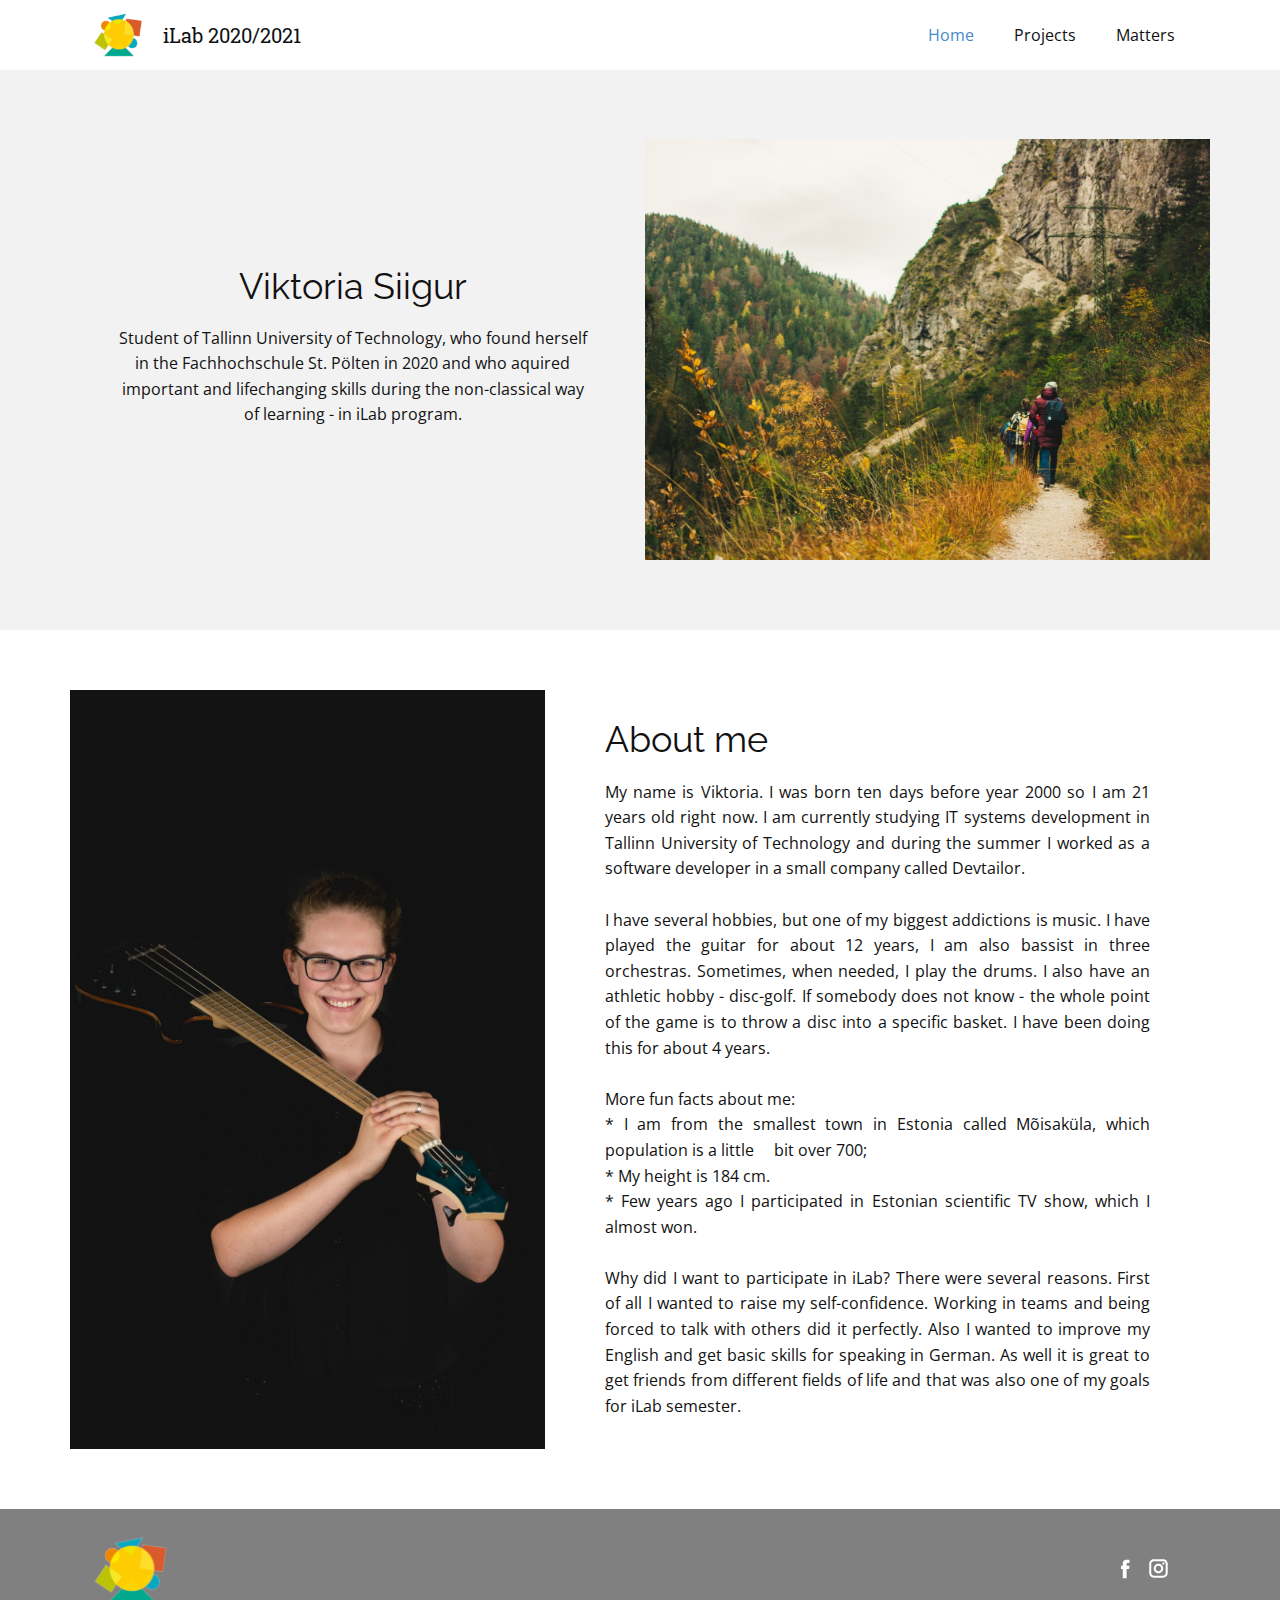
<file: index.html>
<!DOCTYPE html>
<html style="font-size: 16px;">
  <head>
    <meta name="viewport" content="width=device-width, initial-scale=1.0">
    <meta charset="utf-8">
    <meta name="keywords" content="writing courses, About our students, Online Writing Classes,Learning, and Community, 01, 02, 03, 04, How to Describe Nature, Questions?&nbsp;Comments?">
    <meta name="description" content="">
    <meta name="page_type" content="np-template-header-footer-from-plugin">
    <title>Home</title>
    <link rel="stylesheet" href="nicepage.css" media="screen">
<link rel="stylesheet" href="Home.css" media="screen">
    <script class="u-script" type="text/javascript" src="jquery.js" defer=""></script>
    <script class="u-script" type="text/javascript" src="nicepage.js" defer=""></script>
    <meta name="generator" content="Nicepage 3.3.3, nicepage.com">
    <link id="u-theme-google-font" rel="stylesheet" href="https://fonts.googleapis.com/css?family=Raleway:100,100i,200,200i,300,300i,400,400i,500,500i,600,600i,700,700i,800,800i,900,900i|Open+Sans:300,300i,400,400i,600,600i,700,700i,800,800i">
    <link id="u-page-google-font" rel="stylesheet" href="https://fonts.googleapis.com/css?family=Roboto+Slab:100,300,400,700">



    <script type="application/ld+json">{
		"@context": "http://schema.org",
		"@type": "Organization",
		"name": "",
		"url": "index.html",
		"sameAs": [
				"https://facebook.com/viktoria.siigur",
				"https://www.instagram.com/viktoriasiigur"
		]
}</script>
    <meta property="og:title" content="Home">
    <meta property="og:type" content="website">
    <meta name="theme-color" content="#478ac9">
    <link rel="canonical" href="index.html">
    <meta property="og:url" content="index.html">
  </head>
  <body data-home-page="Home.html" data-home-page-title="Home" class="u-body"><header class="u-clearfix u-header u-header" id="sec-147c"><div class="u-clearfix u-sheet u-sheet-1">
        <nav class="u-menu u-menu-dropdown u-offcanvas u-menu-1" data-responsive-from="MD">
          <div class="menu-collapse" style="font-size: 1rem; letter-spacing: 0px;">
            <a class="u-button-style u-custom-left-right-menu-spacing u-custom-padding-bottom u-custom-top-bottom-menu-spacing u-nav-link u-text-active-palette-1-base u-text-hover-palette-2-base" href="#">
              <svg><use xmlns:xlink="http://www.w3.org/1999/xlink" xlink:href="#menu-hamburger"></use></svg>
              <svg version="1.1" xmlns="http://www.w3.org/2000/svg" xmlns:xlink="http://www.w3.org/1999/xlink"><defs><symbol id="menu-hamburger" viewBox="0 0 16 16" style="width: 16px; height: 16px;"><rect y="1" width="16" height="2"></rect><rect y="7" width="16" height="2"></rect><rect y="13" width="16" height="2"></rect>
</symbol>
</defs></svg>
            </a>
          </div>
          <div class="u-custom-menu u-nav-container">
            <ul class="u-nav u-unstyled u-nav-1"><li class="u-nav-item"><a class="u-button-style u-nav-link u-text-active-palette-1-base u-text-hover-palette-2-base" href="Home.html" style="padding: 10px 20px;">Home</a>
</li><li class="u-nav-item"><a class="u-button-style u-nav-link u-text-active-palette-1-base u-text-hover-palette-2-base" href="Projects.html" style="padding: 10px 20px;">Projects</a>
</li><li class="u-nav-item"><a class="u-button-style u-nav-link u-text-active-palette-1-base u-text-hover-palette-2-base" href="Matters.html" style="padding: 10px 20px;">Matters</a>
</li></ul>
          </div>
          <div class="u-custom-menu u-nav-container-collapse">
            <div class="u-black u-container-style u-inner-container-layout u-opacity u-opacity-95 u-sidenav">
              <div class="u-sidenav-overflow">
                <div class="u-menu-close"></div>
                <ul class="u-align-center u-nav u-popupmenu-items u-unstyled u-nav-2"><li class="u-nav-item"><a class="u-button-style u-nav-link" href="Home.html" style="padding: 10px 20px;">Home</a>
</li><li class="u-nav-item"><a class="u-button-style u-nav-link" href="Projects.html" style="padding: 10px 20px;">Projects</a>
</li><li class="u-nav-item"><a class="u-button-style u-nav-link" href="Matters.html" style="padding: 10px 20px;">Matters</a>
</li></ul>
              </div>
            </div>
            <div class="u-black u-menu-overlay u-opacity u-opacity-70"></div>
          </div>
        </nav>
        <p class="u-custom-font u-font-roboto-slab u-text u-text-1">iLab 2020/2021</p>
        <img src="images/ilab-logo.png" alt="" class="u-image u-image-default u-preserve-proportions u-image-1" data-image-width="196" data-image-height="182">
      </div></header>
    <section class="u-clearfix u-grey-5 u-section-1" id="sec-17df">
      <div class="u-clearfix u-sheet u-sheet-1">
        <div class="u-clearfix u-expanded-width u-gutter-10 u-layout-wrap u-layout-wrap-1">
          <div class="u-layout" style="">
            <div class="u-layout-row" style="">
              <div class="u-container-style u-layout-cell u-left-cell u-size-30 u-size-xs-60 u-layout-cell-1" src="">
                <div class="u-container-layout u-container-layout-1">
                  <h2 class="u-align-center u-text u-text-1">Viktoria Siigur</h2>
                  <p class="u-align-center u-text u-text-2">Student of Tallinn University of Technology, who found herself in the Fachhochschule St. Pölten in 2020 and who aquired important and lifechanging skills during the non-classical way of learning - in iLab program.</p>
                </div>
              </div>
              <div class="u-align-center u-container-style u-image u-layout-cell u-right-cell u-size-30 u-size-xs-60 u-image-1" src="" data-image-width="6000" data-image-height="4000">
                <div class="u-container-layout u-container-layout-2" src=""></div>
              </div>
            </div>
          </div>
        </div>
      </div>
    </section>
    <section class="u-clearfix u-section-2" id="sec-6fb1">
      <div class="u-clearfix u-sheet u-valign-middle u-sheet-1">
        <div class="u-clearfix u-expanded-width u-gutter-0 u-layout-spacing-vertical u-layout-wrap u-layout-wrap-1">
          <div class="u-layout">
            <div class="u-layout-row">
              <div class="u-container-style u-image u-layout-cell u-left-cell u-size-25 u-image-1" data-image-width="2203" data-image-height="3300">
                <div class="u-container-layout u-container-layout-1"></div>
              </div>
              <div class="u-container-style u-layout-cell u-right-cell u-size-35 u-layout-cell-2" src="">
                <div class="u-container-layout u-valign-bottom u-container-layout-2">
                  <h2 class="u-align-left u-text u-text-1">About me</h2>
                  <p class="u-align-justify u-text u-text-2">My name is Viktoria. I was born ten days before year 2000 so I am 21 years old right now. I am currently studying IT systems development in Tallinn University of Technology and during the summer I worked as a software developer in a small company called Devtailor.&nbsp;<br>
                    <br>I have several hobbies, but one of my biggest addictions is music. I have played the guitar for about 12 years, I am also bassist in three orchestras. Sometimes, when needed, I play the drums.&nbsp;I also have an athletic hobby - disc-golf. If somebody does not know - the whole point of the game is to throw a disc into a specific basket. I have been doing this for about 4 years.&nbsp;<br>
                    <br>More fun facts about me:<br>* I am from the smallest town in Estonia called Mõisaküla, which population is a little&nbsp; &nbsp; &nbsp;bit over 700;&nbsp;<br>* My height is 184 cm.<br>* Few years ago I participated in Estonian scientific TV show, which I almost won.<br>
                    <br>Why did I want to participate in iLab? There were several reasons. First of all I wanted to raise my self-confidence. Working in teams and being forced to talk with others did it perfectly. Also I wanted to improve my English and get basic skills for speaking in German. As well it is great to get friends from different fields of life and that was also one of my goals for iLab semester.&nbsp;
                  </p>
                </div>
              </div>
            </div>
          </div>
        </div>
      </div>
    </section>


    <footer class="u-align-center-md u-align-center-sm u-align-center-xs u-clearfix u-footer u-grey-50 u-footer" id="sec-589f"><div class="u-clearfix u-sheet u-sheet-1">
        <div class="u-align-left u-social-icons u-spacing-10 u-social-icons-1">
          <a class="u-social-url" target="_blank" href="https://facebook.com/viktoria.siigur"><span class="u-icon u-icon-circle u-social-facebook u-social-type-logo u-icon-1"><svg class="u-svg-link" preserveAspectRatio="xMidYMin slice" viewBox="0 0 112 112" style=""><use xmlns:xlink="http://www.w3.org/1999/xlink" xlink:href="#svg-b3be"></use></svg><svg xmlns="http://www.w3.org/2000/svg" xmlns:xlink="http://www.w3.org/1999/xlink" version="1.1" xml:space="preserve" class="u-svg-content" viewBox="0 0 112 112" x="0px" y="0px" id="svg-b3be"><path d="M75.5,28.8H65.4c-1.5,0-4,0.9-4,4.3v9.4h13.9l-1.5,15.8H61.4v45.1H42.8V58.3h-8.8V42.4h8.8V32.2 c0-7.4,3.4-18.8,18.8-18.8h13.8v15.4H75.5z"></path></svg></span>
          </a>
          <a class="u-social-url" target="_blank" href="https://www.instagram.com/viktoriasiigur"><span class="u-icon u-icon-circle u-social-instagram u-social-type-logo u-icon-2"><svg class="u-svg-link" preserveAspectRatio="xMidYMin slice" viewBox="0 0 112 112" style=""><use xmlns:xlink="http://www.w3.org/1999/xlink" xlink:href="#svg-a861"></use></svg><svg xmlns="http://www.w3.org/2000/svg" xmlns:xlink="http://www.w3.org/1999/xlink" version="1.1" xml:space="preserve" class="u-svg-content" viewBox="0 0 112 112" x="0px" y="0px" id="svg-a861"><path d="M55.9,32.9c-12.8,0-23.2,10.4-23.2,23.2s10.4,23.2,23.2,23.2s23.2-10.4,23.2-23.2S68.7,32.9,55.9,32.9z M55.9,69.4c-7.4,0-13.3-6-13.3-13.3c-0.1-7.4,6-13.3,13.3-13.3s13.3,6,13.3,13.3C69.3,63.5,63.3,69.4,55.9,69.4z"></path><path d="M79.7,26.8c-3,0-5.4,2.5-5.4,5.4s2.5,5.4,5.4,5.4c3,0,5.4-2.5,5.4-5.4S82.7,26.8,79.7,26.8z"></path><path d="M78.2,11H33.5C21,11,10.8,21.3,10.8,33.7v44.7c0,12.6,10.2,22.8,22.7,22.8h44.7c12.6,0,22.7-10.2,22.7-22.7 V33.7C100.8,21.1,90.6,11,78.2,11z M91,78.4c0,7.1-5.8,12.8-12.8,12.8H33.5c-7.1,0-12.8-5.8-12.8-12.8V33.7 c0-7.1,5.8-12.8,12.8-12.8h44.7c7.1,0,12.8,5.8,12.8,12.8V78.4z"></path></svg></span>
          </a>
        </div>
        <img src="images/ilab-logo.png" alt="" class="u-image u-image-default u-preserve-proportions u-image-1" data-image-width="196" data-image-height="182">
      </div></footer>

  </body>
</html>
</file>
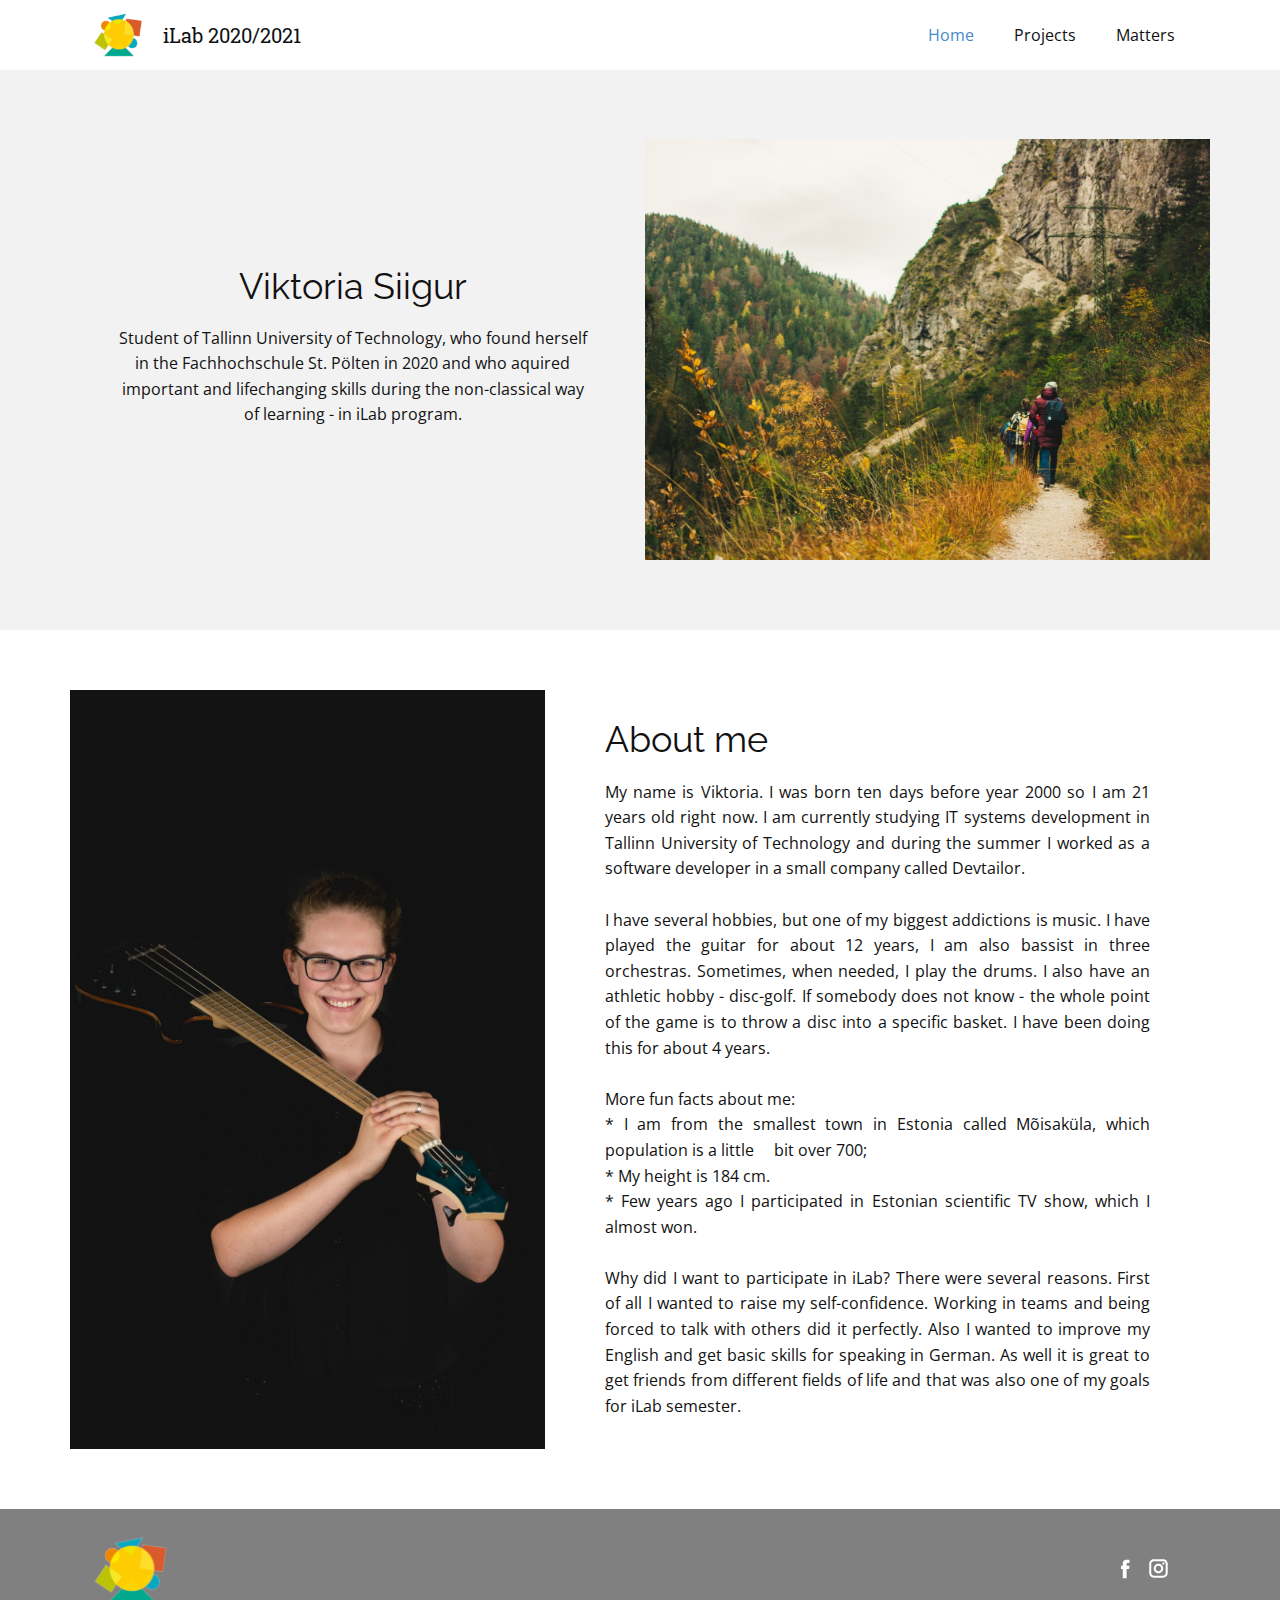
<file: Home.html>
<!DOCTYPE html>
<html style="font-size: 16px;">
  <head>
    <meta name="viewport" content="width=device-width, initial-scale=1.0">
    <meta charset="utf-8">
    <meta name="keywords" content="writing courses, About our students, Online Writing Classes,Learning, and Community, 01, 02, 03, 04, How to Describe Nature, Questions?&nbsp;Comments?">
    <meta name="description" content="">
    <meta name="page_type" content="np-template-header-footer-from-plugin">
    <title>Home</title>
    <link rel="stylesheet" href="nicepage.css" media="screen">
<link rel="stylesheet" href="Home.css" media="screen">
    <script class="u-script" type="text/javascript" src="jquery.js" defer=""></script>
    <script class="u-script" type="text/javascript" src="nicepage.js" defer=""></script>
    <meta name="generator" content="Nicepage 3.3.3, nicepage.com">
    <link id="u-theme-google-font" rel="stylesheet" href="https://fonts.googleapis.com/css?family=Raleway:100,100i,200,200i,300,300i,400,400i,500,500i,600,600i,700,700i,800,800i,900,900i|Open+Sans:300,300i,400,400i,600,600i,700,700i,800,800i">
    <link id="u-page-google-font" rel="stylesheet" href="https://fonts.googleapis.com/css?family=Roboto+Slab:100,300,400,700">



    <script type="application/ld+json">{
		"@context": "http://schema.org",
		"@type": "Organization",
		"name": "",
		"url": "index.html",
		"sameAs": [
				"https://facebook.com/viktoria.siigur",
				"https://www.instagram.com/viktoriasiigur"
		]
}</script>
    <meta property="og:title" content="Home">
    <meta property="og:type" content="website">
    <meta name="theme-color" content="#478ac9">
    <link rel="canonical" href="index.html">
    <meta property="og:url" content="index.html">
  </head>
  <body class="u-body"><header class="u-clearfix u-header u-header" id="sec-147c"><div class="u-clearfix u-sheet u-sheet-1">
        <nav class="u-menu u-menu-dropdown u-offcanvas u-menu-1" data-responsive-from="MD">
          <div class="menu-collapse" style="font-size: 1rem; letter-spacing: 0px;">
            <a class="u-button-style u-custom-left-right-menu-spacing u-custom-padding-bottom u-custom-top-bottom-menu-spacing u-nav-link u-text-active-palette-1-base u-text-hover-palette-2-base" href="#">
              <svg><use xmlns:xlink="http://www.w3.org/1999/xlink" xlink:href="#menu-hamburger"></use></svg>
              <svg version="1.1" xmlns="http://www.w3.org/2000/svg" xmlns:xlink="http://www.w3.org/1999/xlink"><defs><symbol id="menu-hamburger" viewBox="0 0 16 16" style="width: 16px; height: 16px;"><rect y="1" width="16" height="2"></rect><rect y="7" width="16" height="2"></rect><rect y="13" width="16" height="2"></rect>
</symbol>
</defs></svg>
            </a>
          </div>
          <div class="u-custom-menu u-nav-container">
            <ul class="u-nav u-unstyled u-nav-1"><li class="u-nav-item"><a class="u-button-style u-nav-link u-text-active-palette-1-base u-text-hover-palette-2-base" href="Home.html" style="padding: 10px 20px;">Home</a>
</li><li class="u-nav-item"><a class="u-button-style u-nav-link u-text-active-palette-1-base u-text-hover-palette-2-base" href="Projects.html" style="padding: 10px 20px;">Projects</a>
</li><li class="u-nav-item"><a class="u-button-style u-nav-link u-text-active-palette-1-base u-text-hover-palette-2-base" href="Matters.html" style="padding: 10px 20px;">Matters</a>
</li></ul>
          </div>
          <div class="u-custom-menu u-nav-container-collapse">
            <div class="u-black u-container-style u-inner-container-layout u-opacity u-opacity-95 u-sidenav">
              <div class="u-sidenav-overflow">
                <div class="u-menu-close"></div>
                <ul class="u-align-center u-nav u-popupmenu-items u-unstyled u-nav-2"><li class="u-nav-item"><a class="u-button-style u-nav-link" href="Home.html" style="padding: 10px 20px;">Home</a>
</li><li class="u-nav-item"><a class="u-button-style u-nav-link" href="Projects.html" style="padding: 10px 20px;">Projects</a>
</li><li class="u-nav-item"><a class="u-button-style u-nav-link" href="Matters.html" style="padding: 10px 20px;">Matters</a>
</li></ul>
              </div>
            </div>
            <div class="u-black u-menu-overlay u-opacity u-opacity-70"></div>
          </div>
        </nav>
        <p class="u-custom-font u-font-roboto-slab u-text u-text-1">iLab 2020/2021</p>
        <img src="images/ilab-logo.png" alt="" class="u-image u-image-default u-preserve-proportions u-image-1" data-image-width="196" data-image-height="182">
      </div></header>
    <section class="u-clearfix u-grey-5 u-section-1" id="sec-17df">
      <div class="u-clearfix u-sheet u-sheet-1">
        <div class="u-clearfix u-expanded-width u-gutter-10 u-layout-wrap u-layout-wrap-1">
          <div class="u-layout" style="">
            <div class="u-layout-row" style="">
              <div class="u-container-style u-layout-cell u-left-cell u-size-30 u-size-xs-60 u-layout-cell-1" src="">
                <div class="u-container-layout u-container-layout-1">
                  <h2 class="u-align-center u-text u-text-1">Viktoria Siigur</h2>
                  <p class="u-align-center u-text u-text-2">Student of Tallinn University of Technology, who found herself in the Fachhochschule St. Pölten in 2020 and who aquired important and lifechanging skills during the non-classical way of learning - in iLab program.</p>
                </div>
              </div>
              <div class="u-align-center u-container-style u-image u-layout-cell u-right-cell u-size-30 u-size-xs-60 u-image-1" src="" data-image-width="6000" data-image-height="4000">
                <div class="u-container-layout u-container-layout-2" src=""></div>
              </div>
            </div>
          </div>
        </div>
      </div>
    </section>
    <section class="u-clearfix u-section-2" id="sec-6fb1">
      <div class="u-clearfix u-sheet u-valign-middle u-sheet-1">
        <div class="u-clearfix u-expanded-width u-gutter-0 u-layout-spacing-vertical u-layout-wrap u-layout-wrap-1">
          <div class="u-layout">
            <div class="u-layout-row">
              <div class="u-container-style u-image u-layout-cell u-left-cell u-size-25 u-image-1" data-image-width="2203" data-image-height="3300">
                <div class="u-container-layout u-container-layout-1"></div>
              </div>
              <div class="u-container-style u-layout-cell u-right-cell u-size-35 u-layout-cell-2" src="">
                <div class="u-container-layout u-valign-bottom u-container-layout-2">
                  <h2 class="u-align-left u-text u-text-1">About me</h2>
                  <p class="u-align-justify u-text u-text-2">My name is Viktoria. I was born ten days before year 2000 so I am 21 years old right now. I am currently studying IT systems development in Tallinn University of Technology and during the summer I worked as a software developer in a small company called Devtailor.&nbsp;<br>
                    <br>I have several hobbies, but one of my biggest addictions is music. I have played the guitar for about 12 years, I am also bassist in three orchestras. Sometimes, when needed, I play the drums.&nbsp;I also have an athletic hobby - disc-golf. If somebody does not know - the whole point of the game is to throw a disc into a specific basket. I have been doing this for about 4 years.&nbsp;<br>
                    <br>More fun facts about me:<br>* I am from the smallest town in Estonia called Mõisaküla, which population is a little&nbsp; &nbsp; &nbsp;bit over 700;&nbsp;<br>* My height is 184 cm.<br>* Few years ago I participated in Estonian scientific TV show, which I almost won.<br>
                    <br>Why did I want to participate in iLab? There were several reasons. First of all I wanted to raise my self-confidence. Working in teams and being forced to talk with others did it perfectly. Also I wanted to improve my English and get basic skills for speaking in German. As well it is great to get friends from different fields of life and that was also one of my goals for iLab semester.&nbsp;
                  </p>
                </div>
              </div>
            </div>
          </div>
        </div>
      </div>
    </section>


    <footer class="u-align-center-md u-align-center-sm u-align-center-xs u-clearfix u-footer u-grey-50 u-footer" id="sec-589f"><div class="u-clearfix u-sheet u-sheet-1">
        <div class="u-align-left u-social-icons u-spacing-10 u-social-icons-1">
          <a class="u-social-url" target="_blank" href="https://facebook.com/viktoria.siigur"><span class="u-icon u-icon-circle u-social-facebook u-social-type-logo u-icon-1"><svg class="u-svg-link" preserveAspectRatio="xMidYMin slice" viewBox="0 0 112 112" style=""><use xmlns:xlink="http://www.w3.org/1999/xlink" xlink:href="#svg-b3be"></use></svg><svg xmlns="http://www.w3.org/2000/svg" xmlns:xlink="http://www.w3.org/1999/xlink" version="1.1" xml:space="preserve" class="u-svg-content" viewBox="0 0 112 112" x="0px" y="0px" id="svg-b3be"><path d="M75.5,28.8H65.4c-1.5,0-4,0.9-4,4.3v9.4h13.9l-1.5,15.8H61.4v45.1H42.8V58.3h-8.8V42.4h8.8V32.2 c0-7.4,3.4-18.8,18.8-18.8h13.8v15.4H75.5z"></path></svg></span>
          </a>
          <a class="u-social-url" target="_blank" href="https://www.instagram.com/viktoriasiigur"><span class="u-icon u-icon-circle u-social-instagram u-social-type-logo u-icon-2"><svg class="u-svg-link" preserveAspectRatio="xMidYMin slice" viewBox="0 0 112 112" style=""><use xmlns:xlink="http://www.w3.org/1999/xlink" xlink:href="#svg-a861"></use></svg><svg xmlns="http://www.w3.org/2000/svg" xmlns:xlink="http://www.w3.org/1999/xlink" version="1.1" xml:space="preserve" class="u-svg-content" viewBox="0 0 112 112" x="0px" y="0px" id="svg-a861"><path d="M55.9,32.9c-12.8,0-23.2,10.4-23.2,23.2s10.4,23.2,23.2,23.2s23.2-10.4,23.2-23.2S68.7,32.9,55.9,32.9z M55.9,69.4c-7.4,0-13.3-6-13.3-13.3c-0.1-7.4,6-13.3,13.3-13.3s13.3,6,13.3,13.3C69.3,63.5,63.3,69.4,55.9,69.4z"></path><path d="M79.7,26.8c-3,0-5.4,2.5-5.4,5.4s2.5,5.4,5.4,5.4c3,0,5.4-2.5,5.4-5.4S82.7,26.8,79.7,26.8z"></path><path d="M78.2,11H33.5C21,11,10.8,21.3,10.8,33.7v44.7c0,12.6,10.2,22.8,22.7,22.8h44.7c12.6,0,22.7-10.2,22.7-22.7 V33.7C100.8,21.1,90.6,11,78.2,11z M91,78.4c0,7.1-5.8,12.8-12.8,12.8H33.5c-7.1,0-12.8-5.8-12.8-12.8V33.7 c0-7.1,5.8-12.8,12.8-12.8h44.7c7.1,0,12.8,5.8,12.8,12.8V78.4z"></path></svg></span>
          </a>
        </div>
        <img src="images/ilab-logo.png" alt="" class="u-image u-image-default u-preserve-proportions u-image-1" data-image-width="196" data-image-height="182">
      </div></footer>

  </body>
</html>
</file>
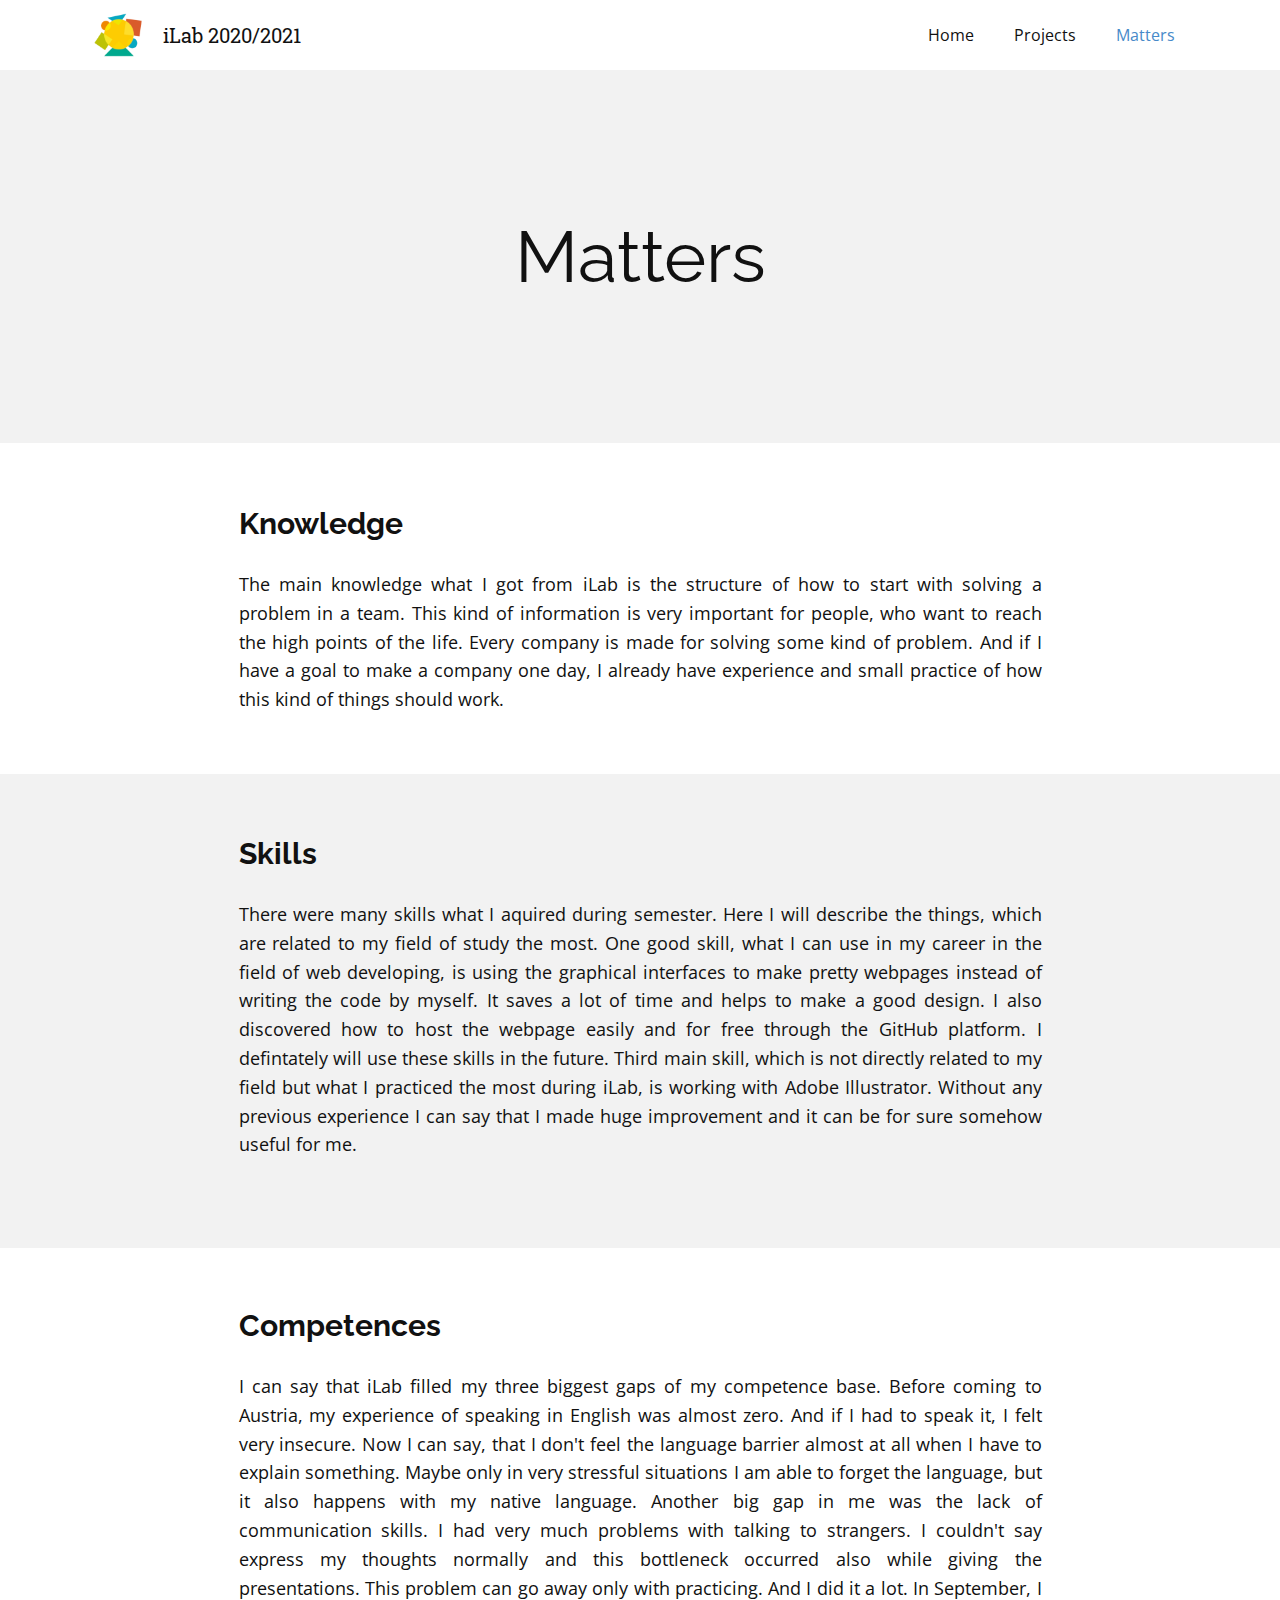
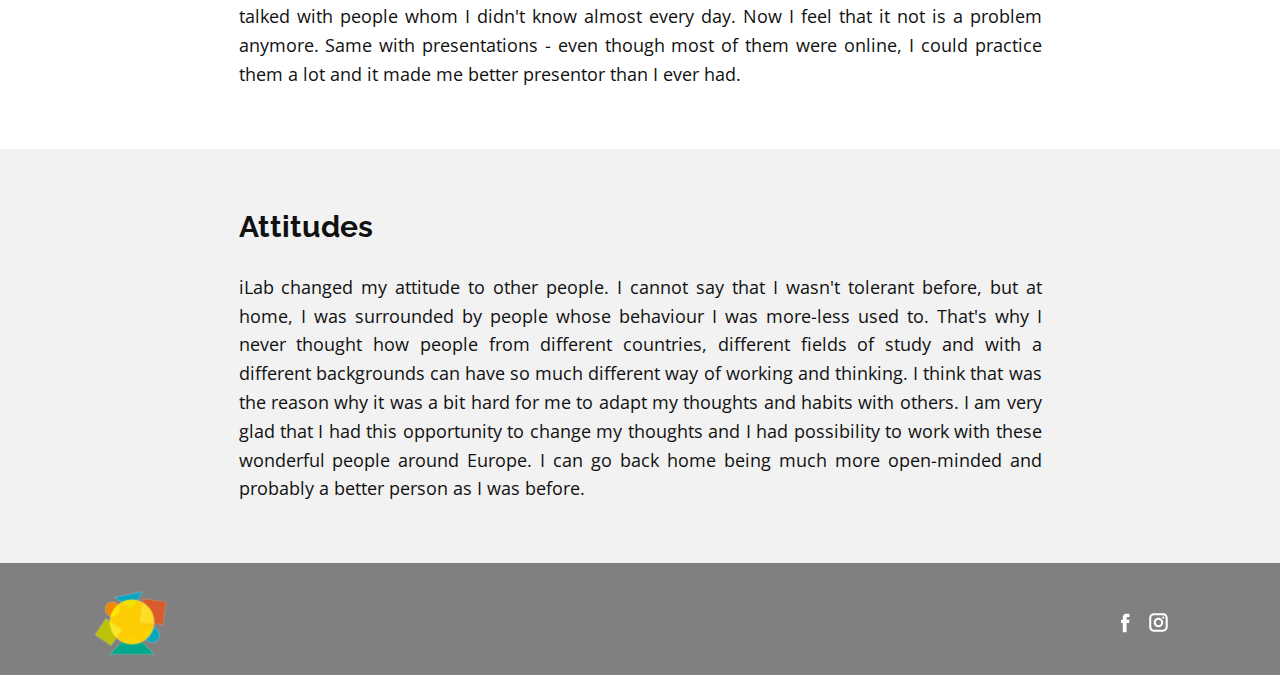
<file: Matters.html>
<!DOCTYPE html>
<html style="font-size: 16px;">
  <head>
    <meta name="viewport" content="width=device-width, initial-scale=1.0">
    <meta charset="utf-8">
    <meta name="keywords" content="Matters">
    <meta name="description" content="">
    <meta name="page_type" content="np-template-header-footer-from-plugin">
    <title>Matters</title>
    <link rel="stylesheet" href="nicepage.css" media="screen">
<link rel="stylesheet" href="Matters.css" media="screen">
    <script class="u-script" type="text/javascript" src="jquery.js" defer=""></script>
    <script class="u-script" type="text/javascript" src="nicepage.js" defer=""></script>
    <meta name="generator" content="Nicepage 3.3.3, nicepage.com">
    <link id="u-theme-google-font" rel="stylesheet" href="https://fonts.googleapis.com/css?family=Raleway:100,100i,200,200i,300,300i,400,400i,500,500i,600,600i,700,700i,800,800i,900,900i|Open+Sans:300,300i,400,400i,600,600i,700,700i,800,800i">
    <link id="u-page-google-font" rel="stylesheet" href="https://fonts.googleapis.com/css?family=Roboto+Slab:100,300,400,700">






    <script type="application/ld+json">{
		"@context": "http://schema.org",
		"@type": "Organization",
		"name": "",
		"url": "index.html",
		"sameAs": [
				"https://facebook.com/viktoria.siigur",
				"https://www.instagram.com/viktoriasiigur"
		]
}</script>
    <meta property="og:title" content="Matters">
    <meta property="og:type" content="website">
    <meta name="theme-color" content="#478ac9">
    <link rel="canonical" href="index.html">
    <meta property="og:url" content="index.html">
  </head>
  <body class="u-body"><header class="u-clearfix u-header u-header" id="sec-147c"><div class="u-clearfix u-sheet u-sheet-1">
        <nav class="u-menu u-menu-dropdown u-offcanvas u-menu-1" data-responsive-from="MD">
          <div class="menu-collapse" style="font-size: 1rem; letter-spacing: 0px;">
            <a class="u-button-style u-custom-left-right-menu-spacing u-custom-padding-bottom u-custom-top-bottom-menu-spacing u-nav-link u-text-active-palette-1-base u-text-hover-palette-2-base" href="#">
              <svg><use xmlns:xlink="http://www.w3.org/1999/xlink" xlink:href="#menu-hamburger"></use></svg>
              <svg version="1.1" xmlns="http://www.w3.org/2000/svg" xmlns:xlink="http://www.w3.org/1999/xlink"><defs><symbol id="menu-hamburger" viewBox="0 0 16 16" style="width: 16px; height: 16px;"><rect y="1" width="16" height="2"></rect><rect y="7" width="16" height="2"></rect><rect y="13" width="16" height="2"></rect>
</symbol>
</defs></svg>
            </a>
          </div>
          <div class="u-custom-menu u-nav-container">
            <ul class="u-nav u-unstyled u-nav-1"><li class="u-nav-item"><a class="u-button-style u-nav-link u-text-active-palette-1-base u-text-hover-palette-2-base" href="Home.html" style="padding: 10px 20px;">Home</a>
</li><li class="u-nav-item"><a class="u-button-style u-nav-link u-text-active-palette-1-base u-text-hover-palette-2-base" href="Projects.html" style="padding: 10px 20px;">Projects</a>
</li><li class="u-nav-item"><a class="u-button-style u-nav-link u-text-active-palette-1-base u-text-hover-palette-2-base" href="Matters.html" style="padding: 10px 20px;">Matters</a>
</li></ul>
          </div>
          <div class="u-custom-menu u-nav-container-collapse">
            <div class="u-black u-container-style u-inner-container-layout u-opacity u-opacity-95 u-sidenav">
              <div class="u-sidenav-overflow">
                <div class="u-menu-close"></div>
                <ul class="u-align-center u-nav u-popupmenu-items u-unstyled u-nav-2"><li class="u-nav-item"><a class="u-button-style u-nav-link" href="Home.html" style="padding: 10px 20px;">Home</a>
</li><li class="u-nav-item"><a class="u-button-style u-nav-link" href="Projects.html" style="padding: 10px 20px;">Projects</a>
</li><li class="u-nav-item"><a class="u-button-style u-nav-link" href="Matters.html" style="padding: 10px 20px;">Matters</a>
</li></ul>
              </div>
            </div>
            <div class="u-black u-menu-overlay u-opacity u-opacity-70"></div>
          </div>
        </nav>
        <p class="u-custom-font u-font-roboto-slab u-text u-text-1">iLab 2020/2021</p>
        <img src="images/ilab-logo.png" alt="" class="u-image u-image-default u-preserve-proportions u-image-1" data-image-width="196" data-image-height="182">
      </div></header>
    <section class="u-clearfix u-grey-5 u-section-1" id="sec-b6b3">
      <div class="u-clearfix u-sheet u-valign-middle u-sheet-1">
        <h1 class="u-heading-font u-text u-text-default u-title u-text-1">Matters</h1>
      </div>
    </section>
    <section class="u-clearfix u-white u-section-2" id="sec-34c4">
      <div class="u-clearfix u-sheet u-sheet-1">
        <h3 class="u-text u-text-1">Knowledge</h3>
        <p class="u-align-justify u-text u-text-2">The main knowledge what I got from iLab is the structure of how to start with solving a problem in a team. This kind of information is very important for people, who want to reach the high points of the life. Every company is made for solving some kind of problem. And if I have a goal to make a company one day, I already have experience and small practice of how this kind of things should work.</p>
      </div>
    </section>
    <section class="u-clearfix u-grey-5 u-section-3" id="carousel_497a">
      <div class="u-clearfix u-sheet u-sheet-1">
        <h3 class="u-text u-text-1">Skills</h3>
        <p class="u-align-justify u-text u-text-2">There were many skills what I aquired during semester. Here I will describe the things, which are related to my field of study the most. One good skill, what I can use in my career in the field of web developing, is using the graphical interfaces to make pretty webpages instead of writing the code by myself. It saves a lot of time and helps to make a good design. I also discovered how to host the webpage easily and for free through the GitHub platform. I defintately will use these skills in the future. Third main skill, which is not directly related to my field but what I practiced the most during iLab, is working with Adobe Illustrator. Without any previous experience I can say that I made huge improvement and it can be for sure somehow useful for me.&nbsp;<br>
          <br>
        </p>
      </div>
    </section>
    <section class="u-clearfix u-white u-section-4" id="carousel_a9fd">
      <div class="u-clearfix u-sheet u-sheet-1">
        <h3 class="u-text u-text-1">Competences</h3>
        <p class="u-align-justify u-text u-text-2">I can say that iLab filled my three biggest gaps of my competence base. Before coming to Austria, my experience of speaking in English was almost zero. And if I had to speak it, I felt very insecure. Now I can say, that I don't feel the language barrier almost at all when I have to explain something. Maybe only in very stressful situations I am able to forget the language, but it also happens with my native language. Another big gap in me was the lack of communication skills. I had very much problems with talking to strangers. I couldn't say express my thoughts normally and this bottleneck occurred also while giving the presentations. This problem can go away only with practicing. And I did it a lot. In September, I talked with people whom I didn't know almost every day. Now I feel that it not is a problem anymore. Same with presentations - even though most of them were online, I could practice them a lot and it made me better presentor than I ever had.<br>
        </p>
      </div>
    </section>
    <section class="u-clearfix u-grey-5 u-section-5" id="carousel_5e30">
      <div class="u-clearfix u-sheet u-sheet-1">
        <h3 class="u-text u-text-1">Attitudes</h3>
        <p class="u-align-justify u-text u-text-2">iLab changed my attitude to other people. I cannot say that I wasn't tolerant before, but at home, I was surrounded by people whose behaviour I was more-less used to. That's why I never thought how people from different countries, different fields of study and with a different backgrounds can have so much different way of working and thinking. I think that was the reason why it was a bit hard for me to adapt my thoughts and habits with others. I am very glad that I had this opportunity to change my thoughts and I had possibility to work with these wonderful people around Europe. I can go back home being much more open-minded and probably a better person as I was before.<br>
        </p>
      </div>
    </section>


    <footer class="u-align-center-md u-align-center-sm u-align-center-xs u-clearfix u-footer u-grey-50 u-footer" id="sec-589f"><div class="u-clearfix u-sheet u-sheet-1">
        <div class="u-align-left u-social-icons u-spacing-10 u-social-icons-1">
          <a class="u-social-url" target="_blank" href="https://facebook.com/viktoria.siigur"><span class="u-icon u-icon-circle u-social-facebook u-social-type-logo u-icon-1"><svg class="u-svg-link" preserveAspectRatio="xMidYMin slice" viewBox="0 0 112 112" style=""><use xmlns:xlink="http://www.w3.org/1999/xlink" xlink:href="#svg-b3be"></use></svg><svg xmlns="http://www.w3.org/2000/svg" xmlns:xlink="http://www.w3.org/1999/xlink" version="1.1" xml:space="preserve" class="u-svg-content" viewBox="0 0 112 112" x="0px" y="0px" id="svg-b3be"><path d="M75.5,28.8H65.4c-1.5,0-4,0.9-4,4.3v9.4h13.9l-1.5,15.8H61.4v45.1H42.8V58.3h-8.8V42.4h8.8V32.2 c0-7.4,3.4-18.8,18.8-18.8h13.8v15.4H75.5z"></path></svg></span>
          </a>
          <a class="u-social-url" target="_blank" href="https://www.instagram.com/viktoriasiigur"><span class="u-icon u-icon-circle u-social-instagram u-social-type-logo u-icon-2"><svg class="u-svg-link" preserveAspectRatio="xMidYMin slice" viewBox="0 0 112 112" style=""><use xmlns:xlink="http://www.w3.org/1999/xlink" xlink:href="#svg-a861"></use></svg><svg xmlns="http://www.w3.org/2000/svg" xmlns:xlink="http://www.w3.org/1999/xlink" version="1.1" xml:space="preserve" class="u-svg-content" viewBox="0 0 112 112" x="0px" y="0px" id="svg-a861"><path d="M55.9,32.9c-12.8,0-23.2,10.4-23.2,23.2s10.4,23.2,23.2,23.2s23.2-10.4,23.2-23.2S68.7,32.9,55.9,32.9z M55.9,69.4c-7.4,0-13.3-6-13.3-13.3c-0.1-7.4,6-13.3,13.3-13.3s13.3,6,13.3,13.3C69.3,63.5,63.3,69.4,55.9,69.4z"></path><path d="M79.7,26.8c-3,0-5.4,2.5-5.4,5.4s2.5,5.4,5.4,5.4c3,0,5.4-2.5,5.4-5.4S82.7,26.8,79.7,26.8z"></path><path d="M78.2,11H33.5C21,11,10.8,21.3,10.8,33.7v44.7c0,12.6,10.2,22.8,22.7,22.8h44.7c12.6,0,22.7-10.2,22.7-22.7 V33.7C100.8,21.1,90.6,11,78.2,11z M91,78.4c0,7.1-5.8,12.8-12.8,12.8H33.5c-7.1,0-12.8-5.8-12.8-12.8V33.7 c0-7.1,5.8-12.8,12.8-12.8h44.7c7.1,0,12.8,5.8,12.8,12.8V78.4z"></path></svg></span>
          </a>
        </div>
        <img src="images/ilab-logo.png" alt="" class="u-image u-image-default u-preserve-proportions u-image-1" data-image-width="196" data-image-height="182">
      </div></footer>
  </body>
</html>
</file>
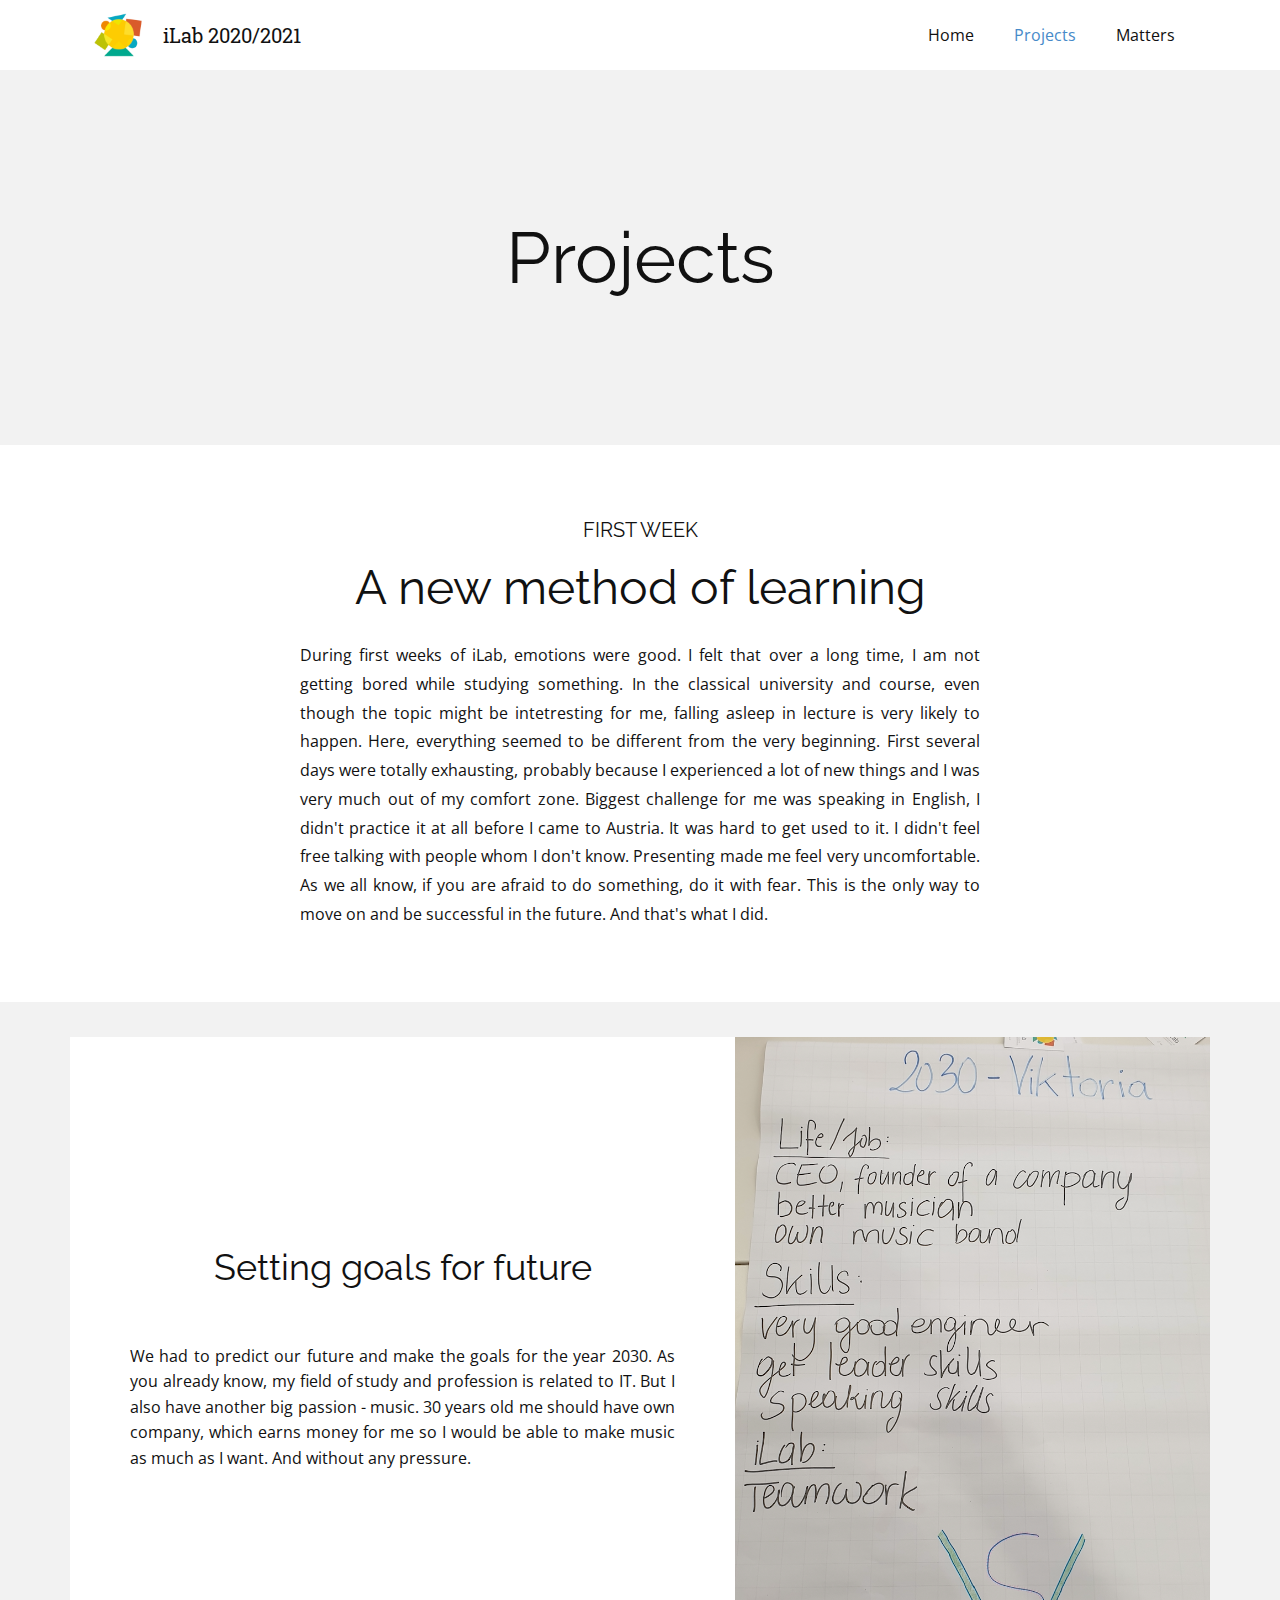
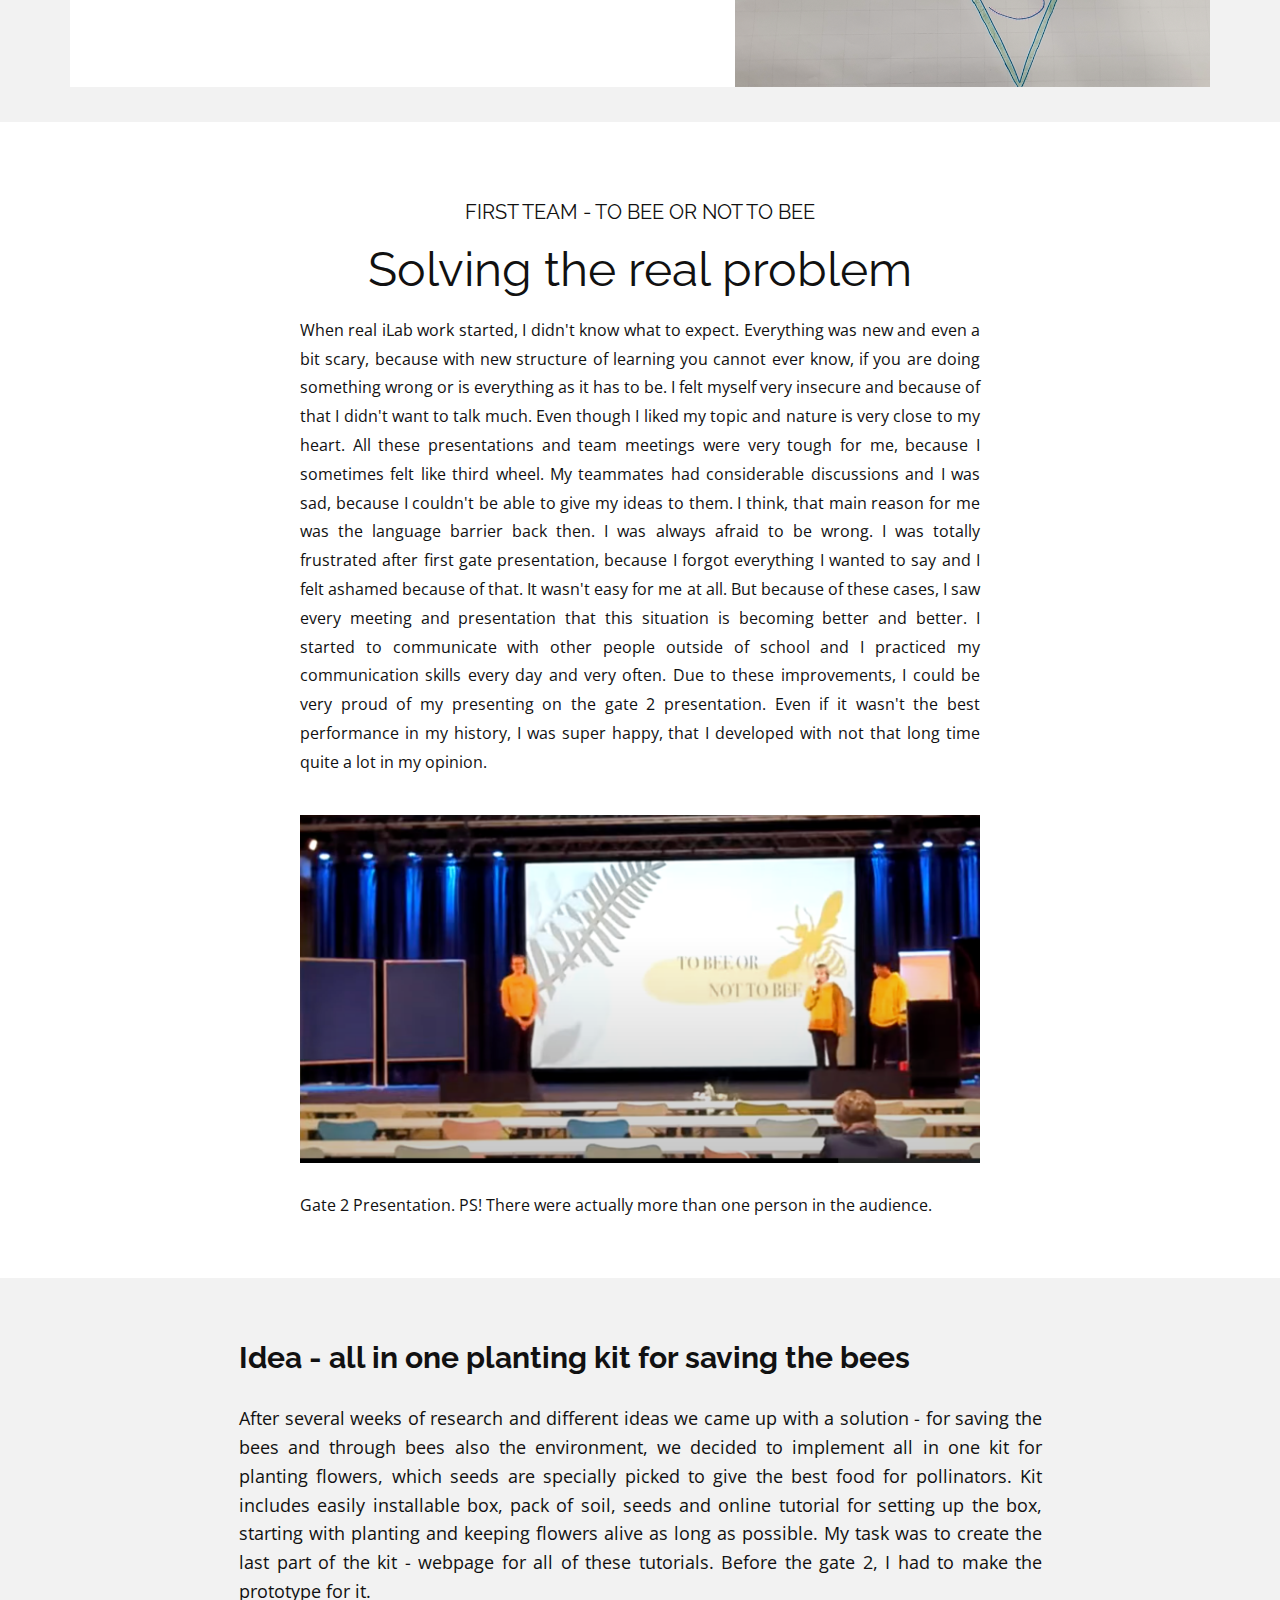
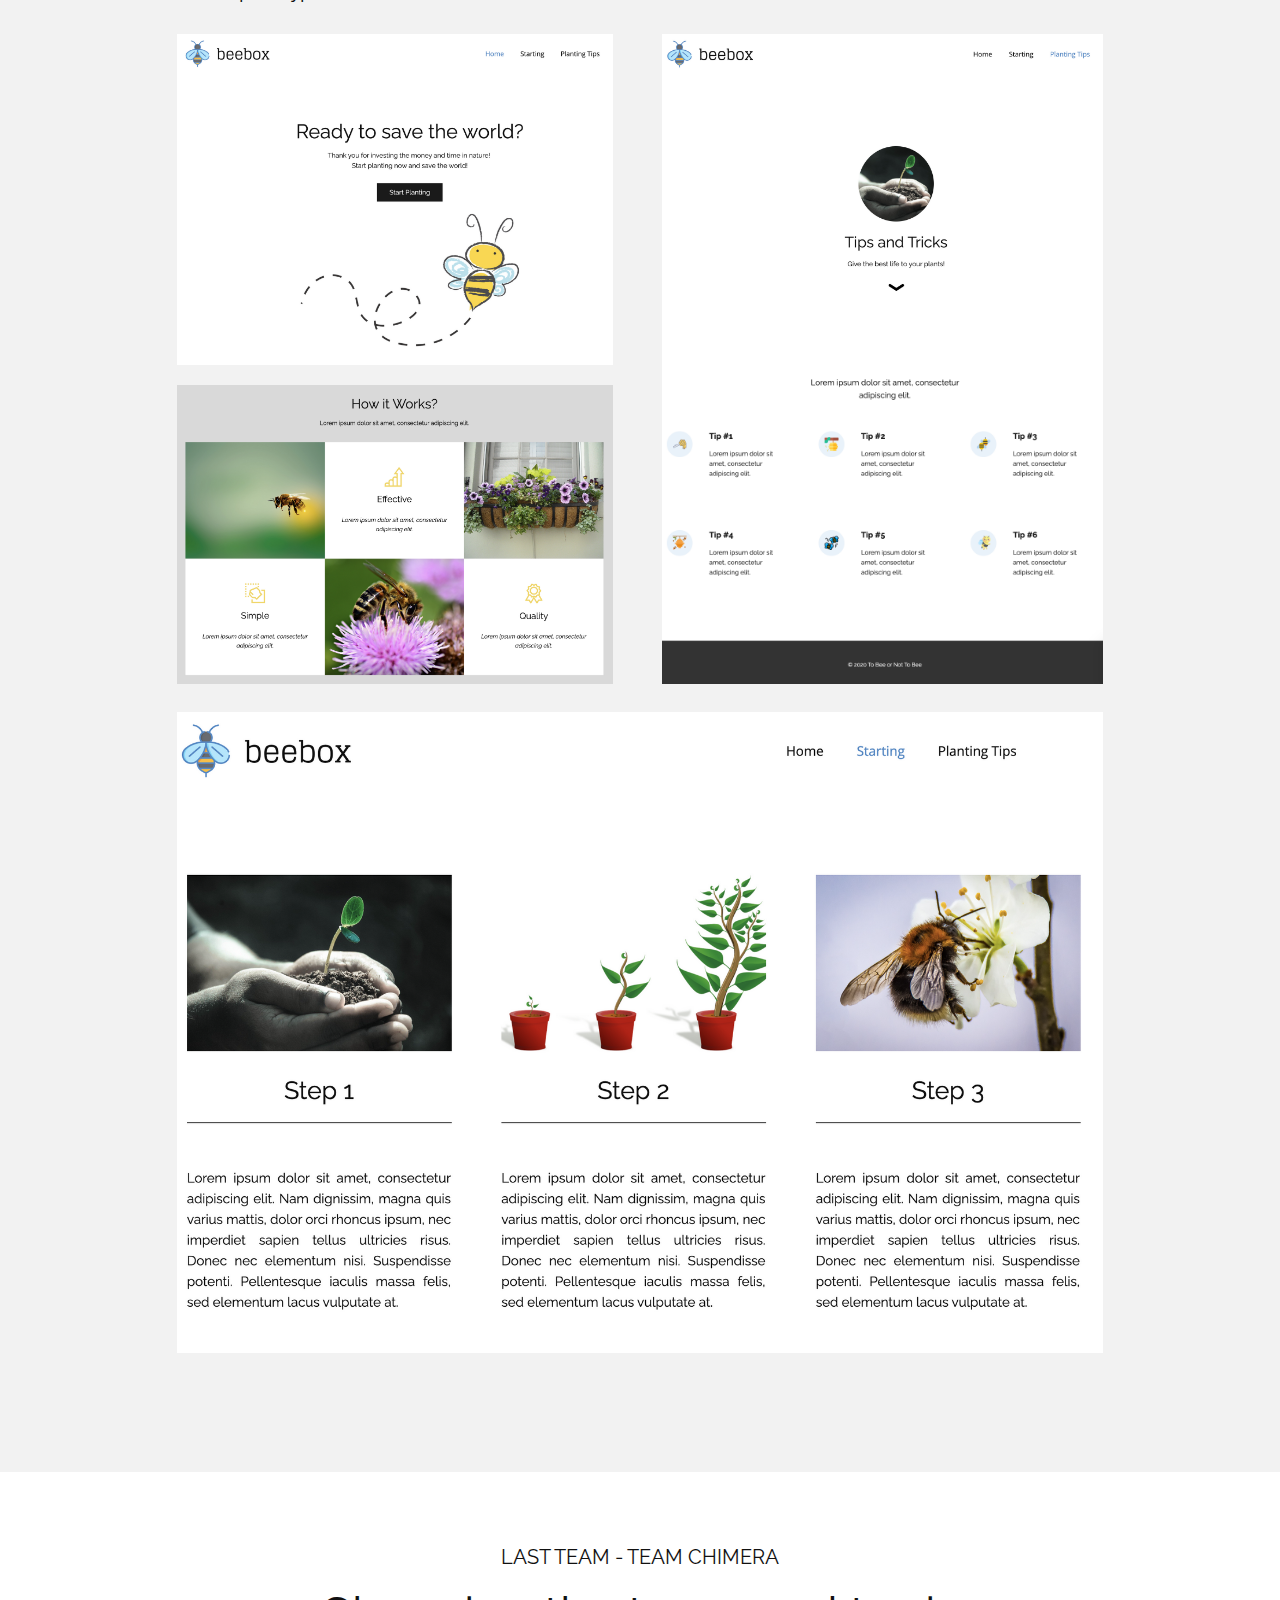
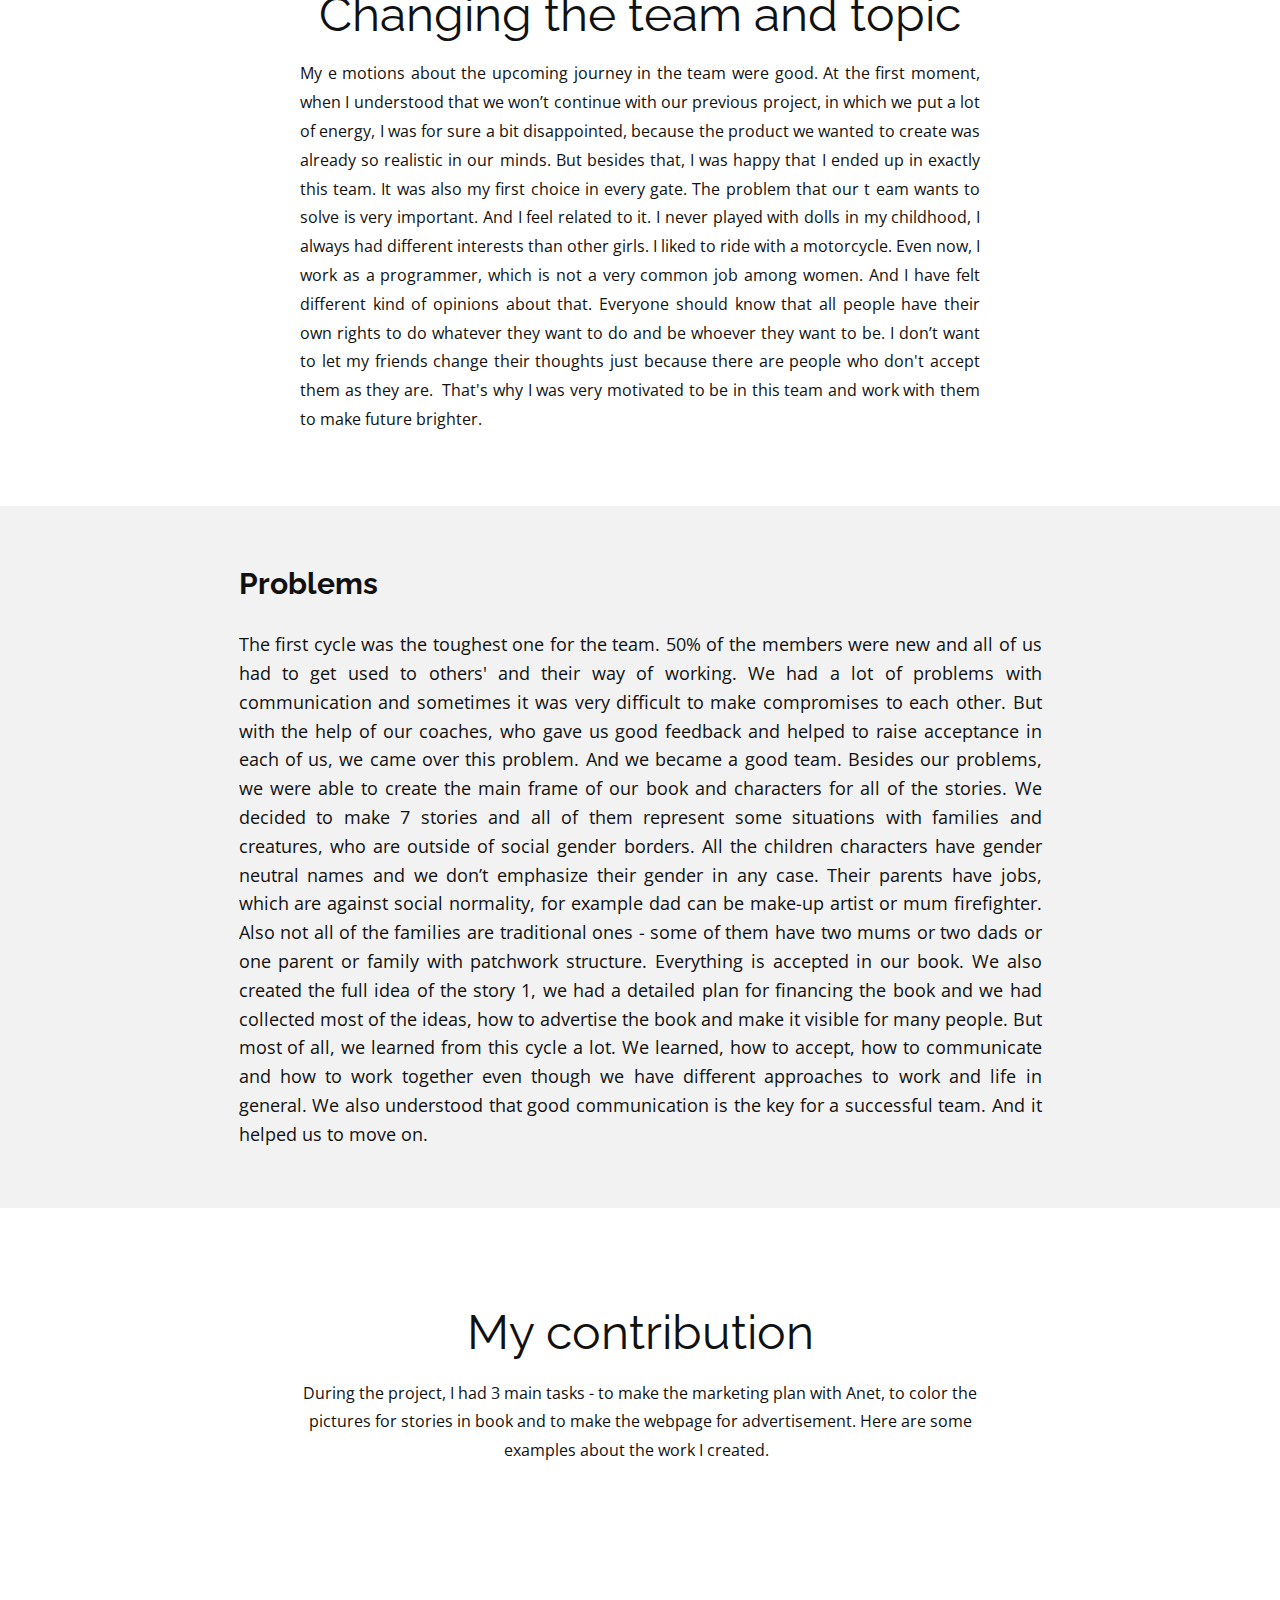
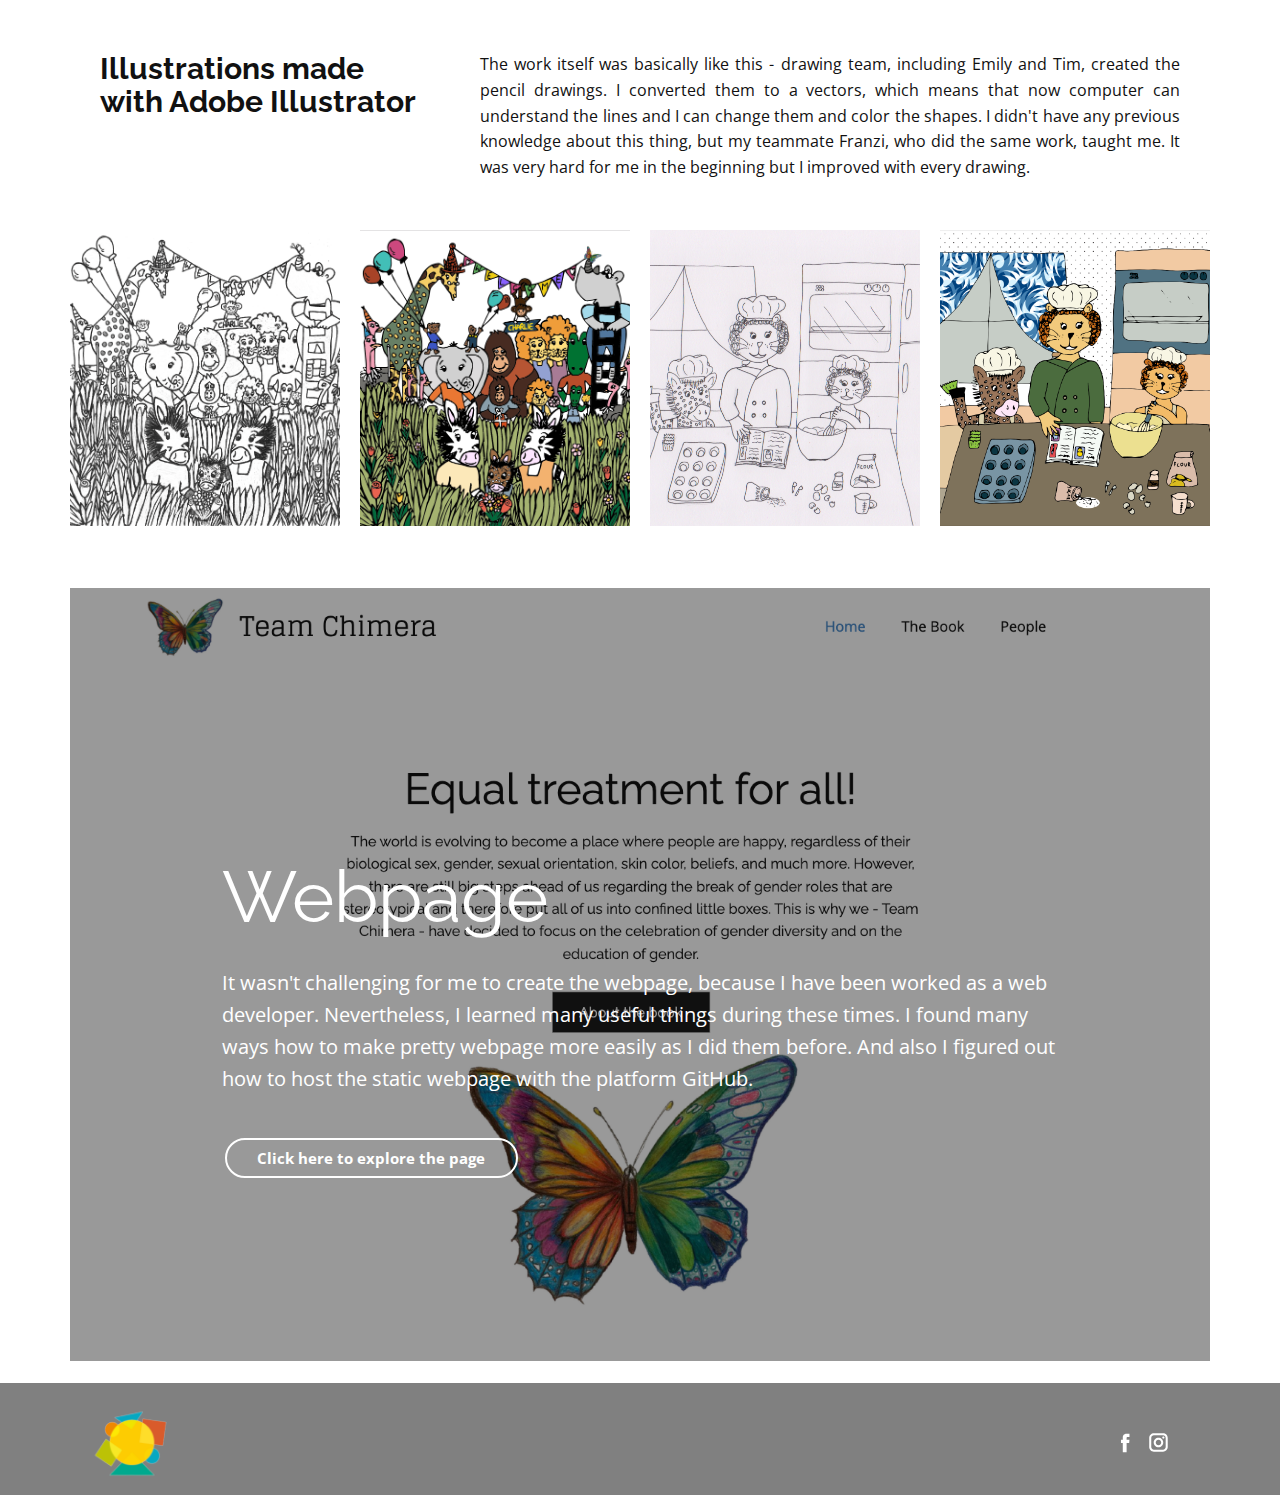
<file: Projects.html>
<!DOCTYPE html>
<html style="font-size: 16px;">
  <head>
    <meta name="viewport" content="width=device-width, initial-scale=1.0">
    <meta charset="utf-8">
    <meta name="keywords" content="Projects">
    <meta name="description" content="">
    <meta name="page_type" content="np-template-header-footer-from-plugin">
    <title>Projects</title>
    <link rel="stylesheet" href="nicepage.css" media="screen">
<link rel="stylesheet" href="Projects.css" media="screen">
    <script class="u-script" type="text/javascript" src="jquery.js" defer=""></script>
    <script class="u-script" type="text/javascript" src="nicepage.js" defer=""></script>
    <meta name="generator" content="Nicepage 3.3.3, nicepage.com">
    <link id="u-theme-google-font" rel="stylesheet" href="https://fonts.googleapis.com/css?family=Raleway:100,100i,200,200i,300,300i,400,400i,500,500i,600,600i,700,700i,800,800i,900,900i|Open+Sans:300,300i,400,400i,600,600i,700,700i,800,800i">
    <link id="u-page-google-font" rel="stylesheet" href="https://fonts.googleapis.com/css?family=Roboto+Slab:100,300,400,700">











    <script type="application/ld+json">{
		"@context": "http://schema.org",
		"@type": "Organization",
		"name": "",
		"url": "index.html",
		"sameAs": [
				"https://facebook.com/viktoria.siigur",
				"https://www.instagram.com/viktoriasiigur"
		]
}</script>
    <meta property="og:title" content="Projects">
    <meta property="og:type" content="website">
    <meta name="theme-color" content="#478ac9">
    <link rel="canonical" href="index.html">
    <meta property="og:url" content="index.html">
  </head>
  <body class="u-body"><header class="u-clearfix u-header u-header" id="sec-147c"><div class="u-clearfix u-sheet u-sheet-1">
        <nav class="u-menu u-menu-dropdown u-offcanvas u-menu-1" data-responsive-from="MD">
          <div class="menu-collapse" style="font-size: 1rem; letter-spacing: 0px;">
            <a class="u-button-style u-custom-left-right-menu-spacing u-custom-padding-bottom u-custom-top-bottom-menu-spacing u-nav-link u-text-active-palette-1-base u-text-hover-palette-2-base" href="#">
              <svg><use xmlns:xlink="http://www.w3.org/1999/xlink" xlink:href="#menu-hamburger"></use></svg>
              <svg version="1.1" xmlns="http://www.w3.org/2000/svg" xmlns:xlink="http://www.w3.org/1999/xlink"><defs><symbol id="menu-hamburger" viewBox="0 0 16 16" style="width: 16px; height: 16px;"><rect y="1" width="16" height="2"></rect><rect y="7" width="16" height="2"></rect><rect y="13" width="16" height="2"></rect>
</symbol>
</defs></svg>
            </a>
          </div>
          <div class="u-custom-menu u-nav-container">
            <ul class="u-nav u-unstyled u-nav-1"><li class="u-nav-item"><a class="u-button-style u-nav-link u-text-active-palette-1-base u-text-hover-palette-2-base" href="Home.html" style="padding: 10px 20px;">Home</a>
</li><li class="u-nav-item"><a class="u-button-style u-nav-link u-text-active-palette-1-base u-text-hover-palette-2-base" href="Projects.html" style="padding: 10px 20px;">Projects</a>
</li><li class="u-nav-item"><a class="u-button-style u-nav-link u-text-active-palette-1-base u-text-hover-palette-2-base" href="Matters.html" style="padding: 10px 20px;">Matters</a>
</li></ul>
          </div>
          <div class="u-custom-menu u-nav-container-collapse">
            <div class="u-black u-container-style u-inner-container-layout u-opacity u-opacity-95 u-sidenav">
              <div class="u-sidenav-overflow">
                <div class="u-menu-close"></div>
                <ul class="u-align-center u-nav u-popupmenu-items u-unstyled u-nav-2"><li class="u-nav-item"><a class="u-button-style u-nav-link" href="Home.html" style="padding: 10px 20px;">Home</a>
</li><li class="u-nav-item"><a class="u-button-style u-nav-link" href="Projects.html" style="padding: 10px 20px;">Projects</a>
</li><li class="u-nav-item"><a class="u-button-style u-nav-link" href="Matters.html" style="padding: 10px 20px;">Matters</a>
</li></ul>
              </div>
            </div>
            <div class="u-black u-menu-overlay u-opacity u-opacity-70"></div>
          </div>
        </nav>
        <p class="u-custom-font u-font-roboto-slab u-text u-text-1">iLab 2020/2021</p>
        <img src="images/ilab-logo.png" alt="" class="u-image u-image-default u-preserve-proportions u-image-1" data-image-width="196" data-image-height="182">
      </div></header>
    <section class="u-clearfix u-grey-5 u-section-1" id="sec-6617">
      <div class="u-clearfix u-sheet u-valign-middle u-sheet-1">
        <h1 class="u-heading-font u-text u-text-default u-title u-text-1">Projects</h1>
      </div>
    </section>
    <section class="u-align-center u-clearfix u-section-2" id="sec-54e7">
      <div class="u-clearfix u-sheet u-valign-middle u-sheet-1">
        <h5 class="u-text u-text-1">First Week</h5>
        <h1 class="u-text u-text-2">A new method of learning</h1>
        <p class="u-align-justify u-text u-text-3">During first weeks of iLab, emotions were good. I felt that over a long time, I am not getting bored while studying something. In the classical university and course, even though the topic might be intetresting for me, falling asleep in lecture is very likely to happen. Here, everything seemed to be different from the very beginning. First several days were totally exhausting, probably because I experienced a lot of new things and I was very much out of my comfort zone. Biggest challenge for me was speaking in English, I didn't practice it at all before I came to Austria. It was hard to get used to it. I didn't feel free talking with people whom I don't know. Presenting made me feel very uncomfortable. As we all know, if you are afraid to do something, do it with fear. This is the only way to move on and be successful in the future. And that's what I did.</p>
      </div>
    </section>
    <section class="u-clearfix u-grey-5 u-section-3" id="sec-e1b8">
      <div class="u-clearfix u-sheet u-valign-middle u-sheet-1">
        <div class="u-clearfix u-expanded-width u-gutter-0 u-layout-wrap u-layout-wrap-1">
          <div class="u-layout" style="">
            <div class="u-layout-row" style="">
              <div class="u-container-style u-layout-cell u-left-cell u-size-35 u-size-xs-60 u-white u-layout-cell-1" src="">
                <div class="u-container-layout u-container-layout-1">
                  <h2 class="u-align-center u-text u-text-1">Setting goals for future</h2>
                  <p class="u-align-justify u-text u-text-2">We had to predict our future and make the goals for the year 2030. As you already know, my field of study and profession is related to IT. But I also have another big passion - music. 30 years old me should have own company, which earns money for me so I would be able to make music as much as I want. And without any pressure.&nbsp;&nbsp;</p>
                </div>
              </div>
              <div class="u-align-center u-container-style u-image u-layout-cell u-right-cell u-size-25 u-size-xs-60 u-image-1" src="" data-image-width="860" data-image-height="1256">
                <div class="u-container-layout u-container-layout-2" src=""></div>
              </div>
            </div>
          </div>
        </div>
      </div>
    </section>
    <section class="u-align-center u-clearfix u-section-4" id="carousel_db4d">
      <div class="u-clearfix u-sheet u-sheet-1">
        <h5 class="u-text u-text-1">First team - TO BEE OR not to bee</h5>
        <h1 class="u-text u-text-2">Solving the real problem</h1>
        <p class="u-align-justify u-text u-text-3">When real iLab work started, I didn't know what to expect. Everything was new and even a bit scary, because with new structure of learning you cannot ever know, if you are doing something wrong or is everything as it has to be. I felt myself very insecure and because of that I didn't want to talk much. Even though I liked my topic and nature is very close to my heart. All these presentations and team meetings were very tough for me, because I sometimes felt like third wheel. My teammates had considerable discussions and I was sad, because I couldn't be able to give my ideas to them. I think, that main reason for me was the language barrier back then. I was always afraid to be wrong.&nbsp;I was totally frustrated after first gate presentation, because I forgot everything I wanted to say and I felt ashamed because of that. It wasn't easy for me at all. But because of these cases, I saw every meeting and presentation that this situation is becoming better and better. I started to communicate with other people outside of school and I practiced my communication skills every day and very often. Due to these improvements, I could be very proud of my presenting on the gate 2 presentation. Even if it wasn't the best performance in my history, I was super happy, that I developed with not that long time quite a lot in my opinion.&nbsp;</p>
        <img src="images/Screenshot2021-01-19at20.46.45.png" alt="" class="u-image u-image-default u-image-1" data-image-width="1438" data-image-height="736">
        <p class="u-align-justify u-text u-text-4">Gate 2 Presentation. PS! There were actually more than one person in the audience.</p>
      </div>
    </section>
    <section class="u-clearfix u-grey-5 u-section-5" id="sec-77a2">
      <div class="u-clearfix u-sheet u-sheet-1">
        <img src="images/Screenshot2021-01-20at00.02.42.png" alt="" class="u-image u-image-default u-image-1" data-image-width="2224" data-image-height="1608">
        <h3 class="u-text u-text-1">Idea - all in one planting kit for saving the bees</h3>
        <p class="u-align-justify-xl u-text u-text-2">After several weeks of research and different ideas we came up with a solution - for saving the bees and through bees also the environment, we decided to implement all in one kit for planting flowers, which seeds are specially picked to give the best food for pollinators. Kit includes easily installable box, pack of soil, seeds and online tutorial for setting up the box, starting with planting and keeping flowers alive as long as possible. My task was to create the last part of the kit - webpage for all of these tutorials. Before the gate 2, I had to make the prototype for it.</p>
        <img src="images/Screenshot2021-01-20at00.02.00.png" alt="" class="u-expanded-width-xs u-image u-image-default u-image-2" data-image-width="2124" data-image-height="1612">
        <img src="images/Screenshot2021-01-20at00.02.35.png" alt="" class="u-expanded-width-xs u-image u-image-default u-image-3" data-image-width="2134" data-image-height="1582">
        <img src="images/Screenshot2021-01-20at00.02.10.png" alt="" class="u-expanded-width-xs u-image u-image-default u-image-4" data-image-width="2378" data-image-height="1628">
        <img src="images/Screenshot2021-01-20at00.02.421.png" alt="" class="u-expanded-width-xs u-image u-image-default u-image-5" data-image-width="2224" data-image-height="1608">
        <img src="images/Screenshot2021-01-20at00.02.24.png" alt="" class="u-expanded-width-sm u-expanded-width-xs u-image u-image-default u-image-6" data-image-width="2238" data-image-height="1550">
      </div>
    </section>
    <section class="u-align-center u-clearfix u-section-6" id="carousel_4d38">
      <div class="u-clearfix u-sheet u-valign-middle u-sheet-1">
        <h5 class="u-text u-text-1">Last team - team chimera</h5>
        <h1 class="u-text u-text-2">Changing the team and topic</h1>
        <p class="u-align-justify u-text u-text-3"><b style="">
            <span style="font-weight: 400;">My e</span>
            <span style="font-weight: 400;">motions about the upcoming journey in the team were good. At the first moment, when I understood that we won’t continue with our previous project, in which we put a lot of energy, I was for sure a bit disappointed, because the product we wanted to create was already so r<span style="font-weight: 400;">ealistic in our minds. But besides that, I was happy that I ended up in exactly this team. It was also my first choice in every gate.&nbsp;The problem that our t</span>
            </span>
            <span style="font-weight: 400;">eam wants to solve is very important. And I feel related to it. I never played with dolls in my childhood, I always had different interests than other girls. I liked to ride with a motorcycle. Even now, I work as a programmer, which is not a very common job among women. And I have felt different kind of opinions about that. Everyone should know that all people have their own rights to do whatever they want to do and be whoever they want to be. I don’t want to let my friends change their thoughts just because there are people who don't accept them as they are.</span>&nbsp;</b>
          <span style="font-weight: 400;"> That's why I was very motivated to be in this team and work with them to make future brighter.&nbsp;</span>
          <br>
        </p>
      </div>
    </section>
    <section class="u-clearfix u-grey-5 u-section-7" id="sec-2de4">
      <div class="u-clearfix u-sheet u-valign-middle u-sheet-1">
        <h3 class="u-text u-text-1">Problems</h3>
        <p class="u-align-justify u-text u-text-2"><b style="">
            <span style="font-weight: 400;">The </span>
            <span style="font-weight: 400;">first cycle was the toughest one for the team. 50% of the members were new and all of us had to get used to others' and their way of working. We had a lot of problems with communication and sometimes it was very difficult to make compromises to each other. But with the help of our coaches, who gave us good feedback and helped to raise acceptance in each of us, we came over this problem. And we became a good team. Besides our problems, we were able to create the main frame of our book and characters for all of the stories. We decided to make 7 stories and all of them represent some situations with families and creatures, who are outside of social gender borders. All the children characters have gender neutral names and we don’t emphasize their gender in any case. Their parents have jobs, which are against social normality, for example dad can be make-up artist or mum firefighter. Also not all of the families are traditional ones - some of them have two mums or two dads or one parent or family with patchwork structure. Everything is accepted in our book. We also created the full idea of the story 1, we had a detailed plan for financing the book and we had collected most of the ideas, how to advertise the book and make it visible for many people. But most of all, we learned from this cycle a lot. We learned, how to accept, how to communicate and how to work together even though we have different approaches to work and life in general. We also understood that good communication is the key for a successful team. And it helped us to move on.&nbsp;</span></b>
        </p>
      </div>
    </section>
    <section class="u-align-center u-clearfix u-section-8" id="sec-126d">
      <div class="u-clearfix u-sheet u-valign-middle-xl u-sheet-1">
        <h1 class="u-text u-text-1">My contribution</h1>
        <p class="u-text u-text-2">During the project, I had 3 main tasks - to make the marketing plan with Anet, to color the pictures for stories in book and to make the webpage for advertisement. Here are some examples about the work I created.&nbsp;&nbsp;</p>
      </div>
    </section>
    <section class="u-clearfix u-section-9" id="sec-01db">
      <div class="u-clearfix u-sheet u-valign-middle u-sheet-1">
        <div class="u-clearfix u-expanded-width u-layout-wrap u-layout-wrap-1">
          <div class="u-layout">
            <div class="u-layout-row">
              <div class="u-container-style u-layout-cell u-left-cell u-size-20 u-layout-cell-1">
                <div class="u-container-layout u-valign-top u-container-layout-1">
                  <h2 class="u-custom-font u-text u-text-1">Illustrations made with Adobe Illustrator</h2>
                </div>
              </div>
              <div class="u-align-justify u-container-style u-layout-cell u-right-cell u-size-40 u-layout-cell-2">
                <div class="u-container-layout u-valign-top u-container-layout-2">
                  <p class="u-text u-text-2">The work itself was basically like this - drawing team, including Emily and Tim, created the pencil drawings. I converted them to a vectors, which means that now computer can understand the lines and I can change them and color the shapes. I didn't have any previous knowledge about this thing, but my teammate Franzi, who did the same work, taught me. It was very hard for me in the beginning but I improved with every drawing.&nbsp;</p>
                </div>
              </div>
            </div>
          </div>
        </div>
        <div class="u-expanded-width u-gallery u-layout-grid u-lightbox u-show-text-on-hover u-gallery-1">
          <div class="u-gallery-inner u-gallery-inner-1">
            <div class="u-effect-fade u-gallery-item">
              <div class="u-back-slide" data-image-width="1256" data-image-height="1292">
                <img class="u-back-image u-expanded" src="images/Screenshot2021-01-20at13.46.20.png">
              </div>
              <div class="u-over-slide u-shading u-over-slide-1">
                <h3 class="u-gallery-heading"></h3>
                <p class="u-gallery-text"></p>
              </div>
            </div>
            <div class="u-effect-fade u-gallery-item u-gallery-item-2">
              <div class="u-back-slide" data-image-width="1186" data-image-height="1234">
                <img class="u-back-image u-expanded" src="images/Screenshot2021-01-20at13.46.42.png">
              </div>
              <div class="u-over-slide u-shading u-over-slide-2">
                <h3 class="u-gallery-heading"></h3>
                <p class="u-gallery-text"></p>
              </div>
            </div>
            <div class="u-effect-fade u-gallery-item u-gallery-item-3">
              <div class="u-back-slide" data-image-width="1600" data-image-height="1160">
                <img class="u-back-image u-expanded" src="images/Screenshot2021-01-20at13.47.16.png">
              </div>
              <div class="u-over-slide u-shading u-over-slide-3">
                <h3 class="u-gallery-heading"></h3>
                <p class="u-gallery-text"></p>
              </div>
            </div>
            <div class="u-effect-fade u-gallery-item">
              <div class="u-back-slide" data-image-width="1268" data-image-height="976">
                <img class="u-back-image u-expanded" src="images/Screenshot2021-01-20at13.47.41.png">
              </div>
              <div class="u-over-slide u-shading u-over-slide-4">
                <h3 class="u-gallery-heading"></h3>
                <p class="u-gallery-text"></p>
              </div>
            </div>
          </div>
        </div>
      </div>
    </section>
    <section class="u-align-left u-clearfix u-section-10" src="" id="sec-104a">
      <div class="u-clearfix u-sheet u-valign-middle-sm u-valign-middle-xs u-sheet-1">
        <img class="u-expand-resize u-expanded-width u-image u-image-1" src="images/Screenshot2021-01-20at13.53.50.png" data-image-width="1540" data-image-height="1044">
        <h1 class="u-align-justify u-text u-text-body-alt-color u-title u-text-1">Webpage</h1>
        <p class="u-large-text u-text u-text-body-alt-color u-text-variant u-text-2">It wasn't challenging for me to create the webpage, because I have been worked as a web developer. Nevertheless, I learn​ed many useful things during these times. I found many ways how to make pretty webpage more easily as I did them before. And also I figured out how to host the static webpage with the platform GitHub.</p>
        <a href="https://viktoriasiigur.github.io/team-chimera/index.html" class="u-border-2 u-border-white u-btn u-btn-round u-button-style u-hover-grey-50 u-none u-radius-50 u-text-body-alt-color u-text-hover-white u-btn-1">Click here to explore the page</a>
      </div>
    </section>


    <footer class="u-align-center-md u-align-center-sm u-align-center-xs u-clearfix u-footer u-grey-50 u-footer" id="sec-589f"><div class="u-clearfix u-sheet u-sheet-1">
        <div class="u-align-left u-social-icons u-spacing-10 u-social-icons-1">
          <a class="u-social-url" target="_blank" href="https://facebook.com/viktoria.siigur"><span class="u-icon u-icon-circle u-social-facebook u-social-type-logo u-icon-1"><svg class="u-svg-link" preserveAspectRatio="xMidYMin slice" viewBox="0 0 112 112" style=""><use xmlns:xlink="http://www.w3.org/1999/xlink" xlink:href="#svg-b3be"></use></svg><svg xmlns="http://www.w3.org/2000/svg" xmlns:xlink="http://www.w3.org/1999/xlink" version="1.1" xml:space="preserve" class="u-svg-content" viewBox="0 0 112 112" x="0px" y="0px" id="svg-b3be"><path d="M75.5,28.8H65.4c-1.5,0-4,0.9-4,4.3v9.4h13.9l-1.5,15.8H61.4v45.1H42.8V58.3h-8.8V42.4h8.8V32.2 c0-7.4,3.4-18.8,18.8-18.8h13.8v15.4H75.5z"></path></svg></span>
          </a>
          <a class="u-social-url" target="_blank" href="https://www.instagram.com/viktoriasiigur"><span class="u-icon u-icon-circle u-social-instagram u-social-type-logo u-icon-2"><svg class="u-svg-link" preserveAspectRatio="xMidYMin slice" viewBox="0 0 112 112" style=""><use xmlns:xlink="http://www.w3.org/1999/xlink" xlink:href="#svg-a861"></use></svg><svg xmlns="http://www.w3.org/2000/svg" xmlns:xlink="http://www.w3.org/1999/xlink" version="1.1" xml:space="preserve" class="u-svg-content" viewBox="0 0 112 112" x="0px" y="0px" id="svg-a861"><path d="M55.9,32.9c-12.8,0-23.2,10.4-23.2,23.2s10.4,23.2,23.2,23.2s23.2-10.4,23.2-23.2S68.7,32.9,55.9,32.9z M55.9,69.4c-7.4,0-13.3-6-13.3-13.3c-0.1-7.4,6-13.3,13.3-13.3s13.3,6,13.3,13.3C69.3,63.5,63.3,69.4,55.9,69.4z"></path><path d="M79.7,26.8c-3,0-5.4,2.5-5.4,5.4s2.5,5.4,5.4,5.4c3,0,5.4-2.5,5.4-5.4S82.7,26.8,79.7,26.8z"></path><path d="M78.2,11H33.5C21,11,10.8,21.3,10.8,33.7v44.7c0,12.6,10.2,22.8,22.7,22.8h44.7c12.6,0,22.7-10.2,22.7-22.7 V33.7C100.8,21.1,90.6,11,78.2,11z M91,78.4c0,7.1-5.8,12.8-12.8,12.8H33.5c-7.1,0-12.8-5.8-12.8-12.8V33.7 c0-7.1,5.8-12.8,12.8-12.8h44.7c7.1,0,12.8,5.8,12.8,12.8V78.4z"></path></svg></span>
          </a>
        </div>
        <img src="images/ilab-logo.png" alt="" class="u-image u-image-default u-preserve-proportions u-image-1" data-image-width="196" data-image-height="182">
      </div></footer>
  </body>
</html>
</file>
<file: Home.css>
.u-section-1 {
  background-image: none;
}

.u-section-1 .u-sheet-1 {
  min-height: 560px;
}

.u-section-1 .u-layout-wrap-1 {
  pointer-events: auto;
  margin-top: 69px;
  margin-bottom: 60px;
}

.u-section-1 .u-layout-cell-1 {
  min-height: 431px;
  pointer-events: auto;
}

.u-section-1 .u-container-layout-1 {
  padding: 30px 60px;
}

.u-section-1 .u-text-1 {
  margin: 98px 0 0;
}

.u-section-1 .u-text-2 {
  margin: 19px -15px 0;
}

.u-section-1 .u-image-1 {
  min-height: 431px;
  pointer-events: auto;
  background-image: url("images/DSC_0979.jpg");
  background-position: 50% 50%;
}

.u-section-1 .u-container-layout-2 {
  padding: 30px 60px;
}

@media (max-width: 1199px) {
  .u-section-1 .u-sheet-1 {
    min-height: 100px;
  }

  .u-section-1 .u-layout-cell-1 {
    min-height: 355px;
  }

  .u-section-1 .u-text-1 {
    margin-top: 57px;
  }

  .u-section-1 .u-text-2 {
    margin-left: 0;
    margin-right: 0;
  }

  .u-section-1 .u-image-1 {
    background-position: 0% 0%;
    min-height: 355px;
  }
}

@media (max-width: 991px) {
  .u-section-1 .u-layout-cell-1 {
    min-height: 360px;
  }

  .u-section-1 .u-container-layout-1 {
    padding-left: 30px;
    padding-right: 30px;
  }

  .u-section-1 .u-text-1 {
    margin-top: 28px;
  }

  .u-section-1 .u-text-2 {
    margin-top: 28px;
  }

  .u-section-1 .u-image-1 {
    min-height: 272px;
  }

  .u-section-1 .u-container-layout-2 {
    padding-left: 30px;
    padding-right: 30px;
  }
}

@media (max-width: 767px) {
  .u-section-1 .u-layout-cell-1 {
    min-height: 100px;
  }

  .u-section-1 .u-container-layout-1 {
    padding-left: 10px;
    padding-right: 10px;
  }

  .u-section-1 .u-image-1 {
    min-height: 408px;
  }

  .u-section-1 .u-container-layout-2 {
    padding-left: 10px;
    padding-right: 10px;
  }
}

@media (max-width: 575px) {
  .u-section-1 .u-image-1 {
    min-height: 257px;
  }
}.u-section-2 {
  background-image: none;
}

.u-section-2 .u-sheet-1 {
  min-height: 529px;
}

.u-section-2 .u-layout-wrap-1 {
  margin: 60px auto 60px 0;
}

.u-section-2 .u-image-1 {
  min-height: 669px;
  background-image: url("images/mina.jpg");
  background-position: 50% 50%;
}

.u-section-2 .u-container-layout-1 {
  padding: 30px;
}

.u-section-2 .u-layout-cell-2 {
  min-height: 409px;
}

.u-section-2 .u-container-layout-2 {
  padding: 30px 60px;
}

.u-section-2 .u-text-1 {
  margin: 0;
}

.u-section-2 .u-text-2 {
  margin: 20px 0 0;
}

@media (max-width: 1199px) {
  .u-section-2 .u-sheet-1 {
    min-height: 436px;
  }

  .u-section-2 .u-layout-wrap-1 {
    margin-right: initial;
    margin-left: initial;
  }

  .u-section-2 .u-image-1 {
    min-height: 552px;
  }

  .u-section-2 .u-layout-cell-2 {
    min-height: 337px;
  }
}

@media (max-width: 991px) {
  .u-section-2 .u-sheet-1 {
    min-height: 334px;
  }

  .u-section-2 .u-image-1 {
    min-height: 423px;
  }

  .u-section-2 .u-layout-cell-2 {
    min-height: 100px;
  }

  .u-section-2 .u-container-layout-2 {
    padding-left: 30px;
    padding-right: 30px;
  }
}

@media (max-width: 767px) {
  .u-section-2 .u-sheet-1 {
    min-height: 251px;
  }

  .u-section-2 .u-image-1 {
    min-height: 761px;
  }

  .u-section-2 .u-container-layout-1 {
    padding-left: 10px;
    padding-right: 10px;
  }

  .u-section-2 .u-container-layout-2 {
    padding-left: 10px;
    padding-right: 10px;
  }
}

@media (max-width: 575px) {
  .u-section-2 .u-sheet-1 {
    min-height: 158px;
  }

  .u-section-2 .u-image-1 {
    min-height: 343px;
  }
}
</file>
<file: Matters.css>
.u-section-1 {
  background-image: none;
}

.u-section-1 .u-sheet-1 {
  min-height: 373px;
}

.u-section-1 .u-text-1 {
  margin: 60px auto;
}

@media (max-width: 575px) {
  .u-section-1 .u-sheet-1 {
    min-height: 223px;
  }

  .u-section-1 .u-text-1 {
    width: auto;
  }
}.u-section-2 {
  background-image: none;
}

.u-section-2 .u-sheet-1 {
  min-height: 331px;
}

.u-section-2 .u-text-1 {
  font-weight: 700;
  width: 803px;
  margin: 63px auto 0;
}

.u-section-2 .u-text-2 {
  font-size: 1.125rem;
  width: 803px;
  margin: 28px auto 60px;
}

@media (max-width: 991px) {
  .u-section-2 .u-text-1 {
    width: 720px;
  }

  .u-section-2 .u-text-2 {
    width: 720px;
  }
}

@media (max-width: 767px) {
  .u-section-2 .u-text-1 {
    width: 540px;
  }

  .u-section-2 .u-text-2 {
    width: 540px;
  }
}

@media (max-width: 575px) {
  .u-section-2 .u-text-1 {
    width: 340px;
  }

  .u-section-2 .u-text-2 {
    width: 340px;
  }
}.u-section-3 {
  background-image: none;
}

.u-section-3 .u-sheet-1 {
  min-height: 330px;
}

.u-section-3 .u-text-1 {
  font-weight: 700;
  width: 803px;
  margin: 62px auto 0;
}

.u-section-3 .u-text-2 {
  width: 803px;
  font-size: 1.125rem;
  margin: 28px auto 60px;
}

@media (max-width: 991px) {
  .u-section-3 .u-text-1 {
    width: 720px;
  }

  .u-section-3 .u-text-2 {
    width: 720px;
  }
}

@media (max-width: 767px) {
  .u-section-3 .u-text-1 {
    width: 540px;
  }

  .u-section-3 .u-text-2 {
    width: 540px;
  }
}

@media (max-width: 575px) {
  .u-section-3 .u-text-1 {
    width: 340px;
  }

  .u-section-3 .u-text-2 {
    width: 340px;
  }
}.u-section-4 {
  background-image: none;
}

.u-section-4 .u-sheet-1 {
  min-height: 492px;
}

.u-section-4 .u-text-1 {
  font-weight: 700;
  width: 803px;
  margin: 60px auto 0;
}

.u-section-4 .u-text-2 {
  font-size: 1.125rem;
  width: 803px;
  margin: 28px auto 60px;
}

@media (max-width: 991px) {
  .u-section-4 .u-text-1 {
    width: 720px;
  }

  .u-section-4 .u-text-2 {
    width: 720px;
  }
}

@media (max-width: 767px) {
  .u-section-4 .u-text-1 {
    width: 540px;
  }

  .u-section-4 .u-text-2 {
    width: 540px;
  }
}

@media (max-width: 575px) {
  .u-section-4 .u-text-1 {
    width: 340px;
  }

  .u-section-4 .u-text-2 {
    width: 340px;
  }
}.u-section-5 {
  background-image: none;
}

.u-section-5 .u-sheet-1 {
  min-height: 408px;
}

.u-section-5 .u-text-1 {
  font-weight: 700;
  width: 803px;
  margin: 60px auto 0;
}

.u-section-5 .u-text-2 {
  font-size: 1.125rem;
  width: 803px;
  margin: 28px auto 60px;
}

@media (max-width: 991px) {
  .u-section-5 .u-text-1 {
    width: 720px;
  }

  .u-section-5 .u-text-2 {
    width: 720px;
  }
}

@media (max-width: 767px) {
  .u-section-5 .u-text-1 {
    width: 540px;
  }

  .u-section-5 .u-text-2 {
    width: 540px;
  }
}

@media (max-width: 575px) {
  .u-section-5 .u-text-1 {
    width: 340px;
  }

  .u-section-5 .u-text-2 {
    width: 340px;
  }
}
</file>
<file: Projects.css>
.u-section-1 {
  background-image: none;
}

.u-section-1 .u-sheet-1 {
  min-height: 375px;
}

.u-section-1 .u-text-1 {
  margin: 60px auto;
}.u-section-2 .u-sheet-1 {
  min-height: 557px;
}

.u-section-2 .u-text-1 {
  text-transform: uppercase;
  width: 680px;
  margin: 60px auto 0;
}

.u-section-2 .u-text-2 {
  width: 680px;
  margin: 19px auto 0;
}

.u-section-2 .u-text-3 {
  line-height: 1.8;
  width: 680px;
  margin: 27px auto 60px;
}

@media (max-width: 991px) {
  .u-section-2 .u-sheet-1 {
    min-height: 260px;
  }
}

@media (max-width: 767px) {
  .u-section-2 .u-sheet-1 {
    min-height: 557px;
  }

  .u-section-2 .u-text-1 {
    width: 540px;
  }

  .u-section-2 .u-text-2 {
    width: 540px;
  }

  .u-section-2 .u-text-3 {
    width: 540px;
  }
}

@media (max-width: 575px) {
  .u-section-2 .u-text-1 {
    width: 340px;
  }

  .u-section-2 .u-text-2 {
    width: 340px;
  }

  .u-section-2 .u-text-3 {
    width: 340px;
  }
}.u-section-3 {
  background-image: none;
}

.u-section-3 .u-sheet-1 {
  min-height: 50vw;
}

.u-section-3 .u-layout-wrap-1 {
  pointer-events: auto;
  margin-top: 35px;
  margin-bottom: 35px;
}

.u-section-3 .u-layout-cell-1 {
  min-height: 650px;
  pointer-events: auto;
}

.u-section-3 .u-container-layout-1 {
  padding: 30px 60px;
}

.u-section-3 .u-text-1 {
  margin: 181px 0 0;
}

.u-section-3 .u-text-2 {
  margin: 56px 0 0;
}

.u-section-3 .u-image-1 {
  min-height: 650px;
  pointer-events: auto;
  background-image: url("images/Screenshot2021-01-18at16.01.41.png");
}

.u-section-3 .u-container-layout-2 {
  padding: 30px 0;
}

@media (max-width: 1199px) {
  .u-section-3 {
    min-height: 318px;
  }

  .u-section-3 .u-sheet-1 {
    min-height: 203px;
  }

  .u-section-3 .u-layout-cell-1 {
    min-height: 536px;
  }

  .u-section-3 .u-image-1 {
    background-position: 50% 50%;
    min-height: 536px;
  }
}

@media (max-width: 991px) {
  .u-section-3 {
    min-height: 66px;
  }

  .u-section-3 .u-sheet-1 {
    min-height: 77px;
  }

  .u-section-3 .u-layout-cell-1 {
    min-height: 100px;
  }

  .u-section-3 .u-container-layout-1 {
    padding-left: 30px;
    padding-right: 30px;
  }

  .u-section-3 .u-image-1 {
    min-height: 411px;
  }
}

@media (max-width: 767px) {
  .u-section-3 .u-container-layout-1 {
    padding-left: 50px;
    padding-right: 50px;
  }

  .u-section-3 .u-image-1 {
    min-height: 740px;
  }
}

@media (max-width: 575px) {
  .u-section-3 {
    min-height: 348px;
  }

  .u-section-3 .u-sheet-1 {
    min-height: 923px;
  }

  .u-section-3 .u-layout-cell-1 {
    min-height: 515px;
  }

  .u-section-3 .u-text-1 {
    margin-top: 1px;
  }

  .u-section-3 .u-image-1 {
    min-height: 338px;
  }
}.u-section-4 .u-sheet-1 {
  min-height: 1153px;
}

.u-section-4 .u-text-1 {
  text-transform: uppercase;
  width: 680px;
  margin: 78px auto 0;
}

.u-section-4 .u-text-2 {
  width: 680px;
  margin: 19px auto 0;
}

.u-section-4 .u-text-3 {
  line-height: 1.8;
  width: 680px;
  margin: 20px auto 0;
}

.u-section-4 .u-image-1 {
  width: 680px;
  height: 348px;
  margin: 38px auto 0;
}

.u-section-4 .u-text-4 {
  width: 680px;
  margin: 30px auto 60px;
}

@media (max-width: 767px) {
  .u-section-4 .u-sheet-1 {
    min-height: 1081px;
  }

  .u-section-4 .u-text-1 {
    width: 540px;
  }

  .u-section-4 .u-text-2 {
    width: 540px;
  }

  .u-section-4 .u-text-3 {
    width: 540px;
  }

  .u-section-4 .u-image-1 {
    width: 540px;
    height: 276px;
  }

  .u-section-4 .u-text-4 {
    width: 540px;
  }
}

@media (max-width: 575px) {
  .u-section-4 .u-sheet-1 {
    min-height: 979px;
  }

  .u-section-4 .u-text-1 {
    width: 340px;
  }

  .u-section-4 .u-text-2 {
    width: 340px;
  }

  .u-section-4 .u-text-3 {
    width: 340px;
  }

  .u-section-4 .u-image-1 {
    width: 340px;
    height: 174px;
  }

  .u-section-4 .u-text-4 {
    width: 340px;
  }
}.u-section-5 {
  background-image: none;
}

.u-section-5 .u-sheet-1 {
  min-height: 1794px;
}

.u-section-5 .u-image-1 {
  width: 570px;
  height: 412px;
  margin: -1136px auto 0 -2373px;
}

.u-section-5 .u-text-1 {
  font-weight: 700;
  margin: 786px 168px 0 169px;
}

.u-section-5 .u-text-2 {
  font-size: 1.125rem;
  margin: 28px 168px 0 169px;
}

.u-section-5 .u-image-2 {
  width: 436px;
  height: 331px;
  margin: 28px auto 0 107px;
}

.u-section-5 .u-image-3 {
  width: 441px;
  height: 331px;
  margin: -331px auto 0 592px;
}

.u-section-5 .u-image-4 {
  width: 436px;
  height: 299px;
  margin: 20px auto 0 107px;
}

.u-section-5 .u-image-5 {
  width: 441px;
  height: 319px;
  margin: -319px auto 0 592px;
}

.u-section-5 .u-image-6 {
  width: 926px;
  height: 641px;
  margin: 28px auto 60px 107px;
}

@media (max-width: 1199px) {
  .u-section-5 .u-sheet-1 {
    min-height: 1793px;
  }

  .u-section-5 .u-image-1 {
    margin-top: -2271px;
  }

  .u-section-5 .u-text-1 {
    width: auto;
    margin-top: 1942px;
    margin-right: 111px;
    margin-left: 26px;
  }

  .u-section-5 .u-text-2 {
    width: auto;
    margin-left: 26px;
    margin-right: 26px;
  }

  .u-section-5 .u-image-2 {
    margin-top: 42px;
    margin-left: 27px;
  }

  .u-section-5 .u-image-3 {
    margin-left: 472px;
  }

  .u-section-5 .u-image-4 {
    height: 298px;
    margin-top: 21px;
    margin-left: 27px;
  }

  .u-section-5 .u-image-5 {
    margin-left: 472px;
  }

  .u-section-5 .u-image-6 {
    width: 889px;
    height: 616px;
    margin-top: 13px;
    margin-left: 26px;
  }
}

@media (max-width: 991px) {
  .u-section-5 .u-sheet-1 {
    min-height: 1652px;
  }

  .u-section-5 .u-text-1 {
    margin-left: 210px;
    margin-right: 210px;
  }

  .u-section-5 .u-text-2 {
    margin-left: 210px;
    margin-right: 210px;
  }

  .u-section-5 .u-image-2 {
    margin-left: 140px;
  }

  .u-section-5 .u-image-3 {
    margin-top: 20px;
    margin-left: 140px;
  }

  .u-section-5 .u-image-4 {
    margin-left: 140px;
  }

  .u-section-5 .u-image-5 {
    margin-top: 20px;
    margin-left: 140px;
  }

  .u-section-5 .u-image-6 {
    width: 720px;
    height: 499px;
    margin-right: 60px;
    margin-left: 0;
  }
}

@media (max-width: 767px) {
  .u-section-5 .u-sheet-1 {
    min-height: 2247px;
  }

  .u-section-5 .u-image-1 {
    margin-top: -2179px;
  }

  .u-section-5 .u-text-1 {
    margin-top: 1832px;
    margin-right: 25px;
    margin-left: 52px;
  }

  .u-section-5 .u-text-2 {
    margin-top: 13px;
    margin-right: 52px;
    margin-left: 52px;
  }

  .u-section-5 .u-image-2 {
    margin-top: 686px;
    margin-left: 50px;
  }

  .u-section-5 .u-image-3 {
    margin-top: -981px;
    margin-left: 50px;
  }

  .u-section-5 .u-image-4 {
    margin-top: 650px;
    margin-left: 50px;
  }

  .u-section-5 .u-image-5 {
    margin-top: -948px;
    margin-left: 50px;
  }

  .u-section-5 .u-image-6 {
    height: 374px;
    margin-top: 665px;
    margin-bottom: 36px;
    margin-right: initial;
    margin-left: initial;
    width: auto;
  }
}

@media (max-width: 575px) {
  .u-section-5 .u-sheet-1 {
    min-height: 2000px;
  }

  .u-section-5 .u-image-1 {
    margin-top: -2100px;
  }

  .u-section-5 .u-text-1 {
    margin-top: 1656px;
    margin-left: 20px;
    margin-right: 20px;
  }

  .u-section-5 .u-text-2 {
    margin-top: -68px;
    margin-left: 20px;
    margin-right: 20px;
  }

  .u-section-5 .u-image-2 {
    height: 258px;
    margin-top: 45px;
    margin-right: initial;
    margin-left: initial;
    width: auto;
  }

  .u-section-5 .u-image-3 {
    height: 255px;
    margin-top: 374px;
    margin-right: initial;
    margin-left: initial;
    width: auto;
  }

  .u-section-5 .u-image-4 {
    height: 232px;
    margin-top: -626px;
    margin-right: initial;
    margin-left: initial;
    width: auto;
  }

  .u-section-5 .u-image-5 {
    height: 246px;
    margin-top: 394px;
    margin-right: initial;
    margin-left: initial;
    width: auto;
  }

  .u-section-5 .u-image-6 {
    height: 235px;
    margin-top: 83px;
    margin-bottom: 45px;
    width: auto;
    margin-right: initial;
    margin-left: initial;
  }
}.u-section-6 .u-sheet-1 {
  min-height: 634px;
}

.u-section-6 .u-text-1 {
  text-transform: uppercase;
  width: 680px;
  margin: 60px auto 0;
}

.u-section-6 .u-text-2 {
  width: 680px;
  margin: 19px auto 0;
}

.u-section-6 .u-text-3 {
  line-height: 1.8;
  font-weight: 700;
  width: 680px;
  margin: 19px auto 60px;
}

@media (max-width: 991px) {
  .u-section-6 .u-sheet-1 {
    min-height: 260px;
  }
}

@media (max-width: 767px) {
  .u-section-6 .u-sheet-1 {
    min-height: 634px;
  }

  .u-section-6 .u-text-1 {
    width: 540px;
  }

  .u-section-6 .u-text-2 {
    width: 540px;
  }

  .u-section-6 .u-text-3 {
    width: 540px;
  }
}

@media (max-width: 575px) {
  .u-section-6 .u-text-1 {
    width: 340px;
  }

  .u-section-6 .u-text-2 {
    width: 340px;
  }

  .u-section-6 .u-text-3 {
    width: 340px;
  }
}.u-section-7 {
  background-image: none;
}

.u-section-7 .u-sheet-1 {
  min-height: 331px;
}

.u-section-7 .u-text-1 {
  font-weight: 700;
  width: 803px;
  margin: 60px auto 0;
}

.u-section-7 .u-text-2 {
  width: 803px;
  font-size: 1.125rem;
  margin: 28px auto 60px;
}

@media (max-width: 991px) {
  .u-section-7 .u-text-1 {
    width: 720px;
  }

  .u-section-7 .u-text-2 {
    width: 720px;
  }
}

@media (max-width: 767px) {
  .u-section-7 .u-text-1 {
    width: 540px;
  }

  .u-section-7 .u-text-2 {
    width: 540px;
  }
}

@media (max-width: 575px) {
  .u-section-7 .u-text-1 {
    width: 340px;
  }

  .u-section-7 .u-text-2 {
    width: 340px;
  }
}.u-section-8 .u-sheet-1 {
  min-height: 354px;
}

.u-section-8 .u-text-1 {
  width: 680px;
  margin: 60px auto 0;
}

.u-section-8 .u-text-2 {
  line-height: 1.8;
  width: 680px;
  margin: 20px auto 60px;
}

@media (max-width: 1199px) {
  .u-section-8 .u-sheet-1 {
    min-height: 255px;
  }

  .u-section-8 .u-text-1 {
    margin-top: 99px;
  }

  .u-section-8 .u-text-2 {
    margin-bottom: 0;
  }
}

@media (max-width: 991px) {
  .u-section-8 .u-sheet-1 {
    min-height: 260px;
  }
}

@media (max-width: 767px) {
  .u-section-8 .u-sheet-1 {
    min-height: 255px;
  }

  .u-section-8 .u-text-1 {
    width: 540px;
  }

  .u-section-8 .u-text-2 {
    width: 540px;
  }
}

@media (max-width: 575px) {
  .u-section-8 .u-text-1 {
    width: 340px;
  }

  .u-section-8 .u-text-2 {
    width: 340px;
  }
}.u-section-9 .u-sheet-1 {
  min-height: 616px;
}

.u-section-9 .u-layout-wrap-1 {
  margin: 60px auto 0 0;
}

.u-section-9 .u-layout-cell-1 {
  min-height: 180px;
}

.u-section-9 .u-container-layout-1 {
  padding: 30px;
}

.u-section-9 .u-text-1 {
  font-weight: 700;
  font-size: 1.875rem;
  margin: 0;
}

.u-section-9 .u-layout-cell-2 {
  min-height: 180px;
}

.u-section-9 .u-container-layout-2 {
  padding: 30px;
}

.u-section-9 .u-text-2 {
  margin: 0;
}

.u-section-9 .u-gallery-1 {
  height: 296px;
  grid-template-columns: repeat(4, auto);
  grid-gap: 20px;
  margin: 20px auto 60px 0;
}

.u-section-9 .u-gallery-inner-1 {
  grid-template-columns: repeat(4, auto);
  grid-gap: 20px;
}

.u-section-9 .u-over-slide-1 {
  background-image: linear-gradient(0deg, rgba(0,0,0,0.2), rgba(0,0,0,0.2));
  padding: 20px;
}

.u-section-9 .u-gallery-item-2 {
  margin-top: 0;
  margin-bottom: 0;
}

.u-section-9 .u-over-slide-2 {
  background-image: linear-gradient(0deg, rgba(0,0,0,0.2), rgba(0,0,0,0.2));
  padding: 20px;
}

.u-section-9 .u-gallery-item-3 {
  margin-top: 0;
  margin-bottom: 0;
}

.u-section-9 .u-over-slide-3 {
  background-image: linear-gradient(0deg, rgba(0,0,0,0.2), rgba(0,0,0,0.2));
  padding: 20px;
}

.u-section-9 .u-over-slide-4 {
  background-image: linear-gradient(0deg, rgba(0,0,0,0.2), rgba(0,0,0,0.2));
  padding: 20px;
}

@media (max-width: 1199px) {
  .u-section-9 .u-sheet-1 {
    min-height: 532px;
  }

  .u-section-9 .u-layout-wrap-1 {
    margin-right: initial;
    margin-left: initial;
  }

  .u-section-9 .u-layout-cell-1 {
    min-height: 148px;
  }

  .u-section-9 .u-layout-cell-2 {
    min-height: 148px;
  }

  .u-section-9 .u-gallery-1 {
    height: 244px;
    margin-right: initial;
    margin-left: initial;
  }
}

@media (max-width: 991px) {
  .u-section-9 .u-sheet-1 {
    min-height: 988px;
  }

  .u-section-9 .u-layout-cell-1 {
    min-height: 100px;
  }

  .u-section-9 .u-layout-cell-2 {
    min-height: 100px;
  }

  .u-section-9 .u-gallery-1 {
    height: 748px;
    margin-right: initial;
    margin-left: initial;
  }

  .u-section-9 .u-gallery-inner-1 {
    grid-template-columns: repeat(2, auto);
  }
}

@media (max-width: 767px) {
  .u-section-9 .u-sheet-1 {
    min-height: 2584px;
  }

  .u-section-9 .u-container-layout-1 {
    padding-left: 10px;
    padding-right: 10px;
  }

  .u-section-9 .u-text-1 {
    font-size: 3rem;
  }

  .u-section-9 .u-container-layout-2 {
    padding-left: 10px;
    padding-right: 10px;
  }

  .u-section-9 .u-gallery-1 {
    height: 2244px;
    margin-right: initial;
    margin-left: initial;
  }

  .u-section-9 .u-gallery-inner-1 {
    grid-template-columns: repeat(1, auto);
  }
}

@media (max-width: 575px) {
  .u-section-9 .u-sheet-1 {
    min-height: 1753px;
  }

  .u-section-9 .u-gallery-1 {
    height: 1413px;
    margin-right: initial;
    margin-left: initial;
  }
}.u-section-10 .u-sheet-1 {
  min-height: 797px;
}

.u-section-10 .u-image-1 {
  object-position: 100% 16.4%;
  filter: brightness(0.6);
  height: 773px;
  margin-top: 2px;
  margin-bottom: 0;
  margin-left: 0;
}

.u-section-10 .u-text-1 {
  font-size: 4.5rem;
  margin: -504px 416px 0 152px;
}

.u-section-10 .u-text-2 {
  font-size: 1.25rem;
  margin: 30px 152px 0;
}

.u-section-10 .u-btn-1 {
  border-style: solid;
  font-weight: 700;
  font-size: 0.9375rem;
  margin: 43px auto 60px 155px;
  padding: 6px 31px 6px 30px;
}

@media (max-width: 1199px) {
  .u-section-10 .u-sheet-1 {
    min-height: 638px;
  }

  .u-section-10 .u-image-1 {
    height: 637px;
    margin-top: 0;
    margin-left: initial;
  }

  .u-section-10 .u-text-1 {
    width: auto;
    margin-top: -371px;
    margin-right: 329px;
    margin-left: 38px;
  }

  .u-section-10 .u-text-2 {
    width: auto;
    margin-right: 65px;
    margin-left: 38px;
  }

  .u-section-10 .u-btn-1 {
    margin-bottom: 52px;
    margin-left: 38px;
  }
}

@media (max-width: 991px) {
  .u-section-10 .u-sheet-1 {
    min-height: 618px;
  }

  .u-section-10 .u-image-1 {
    height: 488px;
    margin-top: 130px;
    margin-left: initial;
  }

  .u-section-10 .u-text-1 {
    margin-top: -292px;
    margin-right: 136px;
    margin-left: 11px;
  }

  .u-section-10 .u-text-2 {
    font-size: 1rem;
    margin-top: 13px;
    margin-right: 26px;
    margin-left: 11px;
  }

  .u-section-10 .u-btn-1 {
    margin-top: 17px;
    margin-left: auto;
    margin-bottom: 43px;
  }
}

@media (max-width: 767px) {
  .u-section-10 .u-sheet-1 {
    min-height: 362px;
  }

  .u-section-10 .u-image-1 {
    height: 361px;
    margin-top: 1px;
    margin-left: initial;
  }

  .u-section-10 .u-text-1 {
    margin-top: -254px;
    margin-right: -30px;
    margin-left: 30px;
    font-size: 3.75rem;
  }

  .u-section-10 .u-text-2 {
    margin-top: 11px;
    margin-right: 60px;
    margin-left: 30px;
  }

  .u-section-10 .u-btn-1 {
    margin-top: -297px;
    margin-bottom: 284px;
    margin-left: 30px;
  }
}

@media (max-width: 575px) {
  .u-section-10 .u-sheet-1 {
    min-height: 238px;
  }

  .u-section-10 .u-image-1 {
    height: 221px;
    margin-top: 9px;
    margin-left: initial;
  }

  .u-section-10 .u-text-1 {
    font-size: 1.25rem;
    margin-top: -212px;
    margin-right: -24px;
    margin-left: 24px;
  }

  .u-section-10 .u-text-2 {
    font-size: 0.625rem;
    margin-top: 8px;
    margin-left: 24px;
    margin-right: 24px;
  }

  .u-section-10 .u-btn-1 {
    margin-top: 24px;
    margin-left: auto;
    margin-bottom: 31px;
  }
}
</file>
